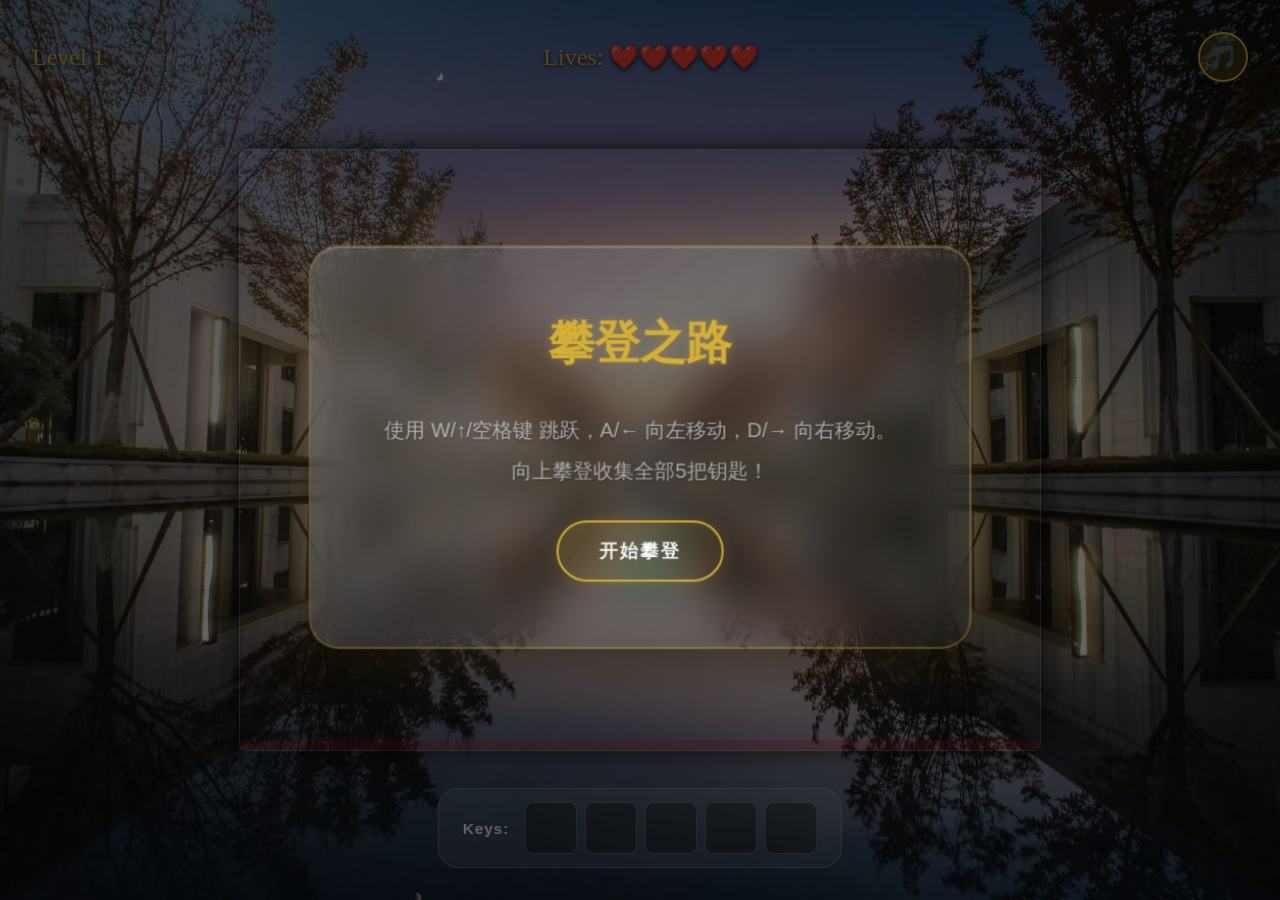
<file: index.html>
<!DOCTYPE html>
<html lang="zh-CN">
<head>
    <meta charset="UTF-8">
    <title>攀登之路</title>
    <meta http-equiv="refresh" content="0; url=test/">
    <link rel="canonical" href="test/">
</head>
<body>
    <p>正在进入游戏... 如未自动跳转，请<a href="test/">点击这里</a>。</p>
</body>
</html>
</file>
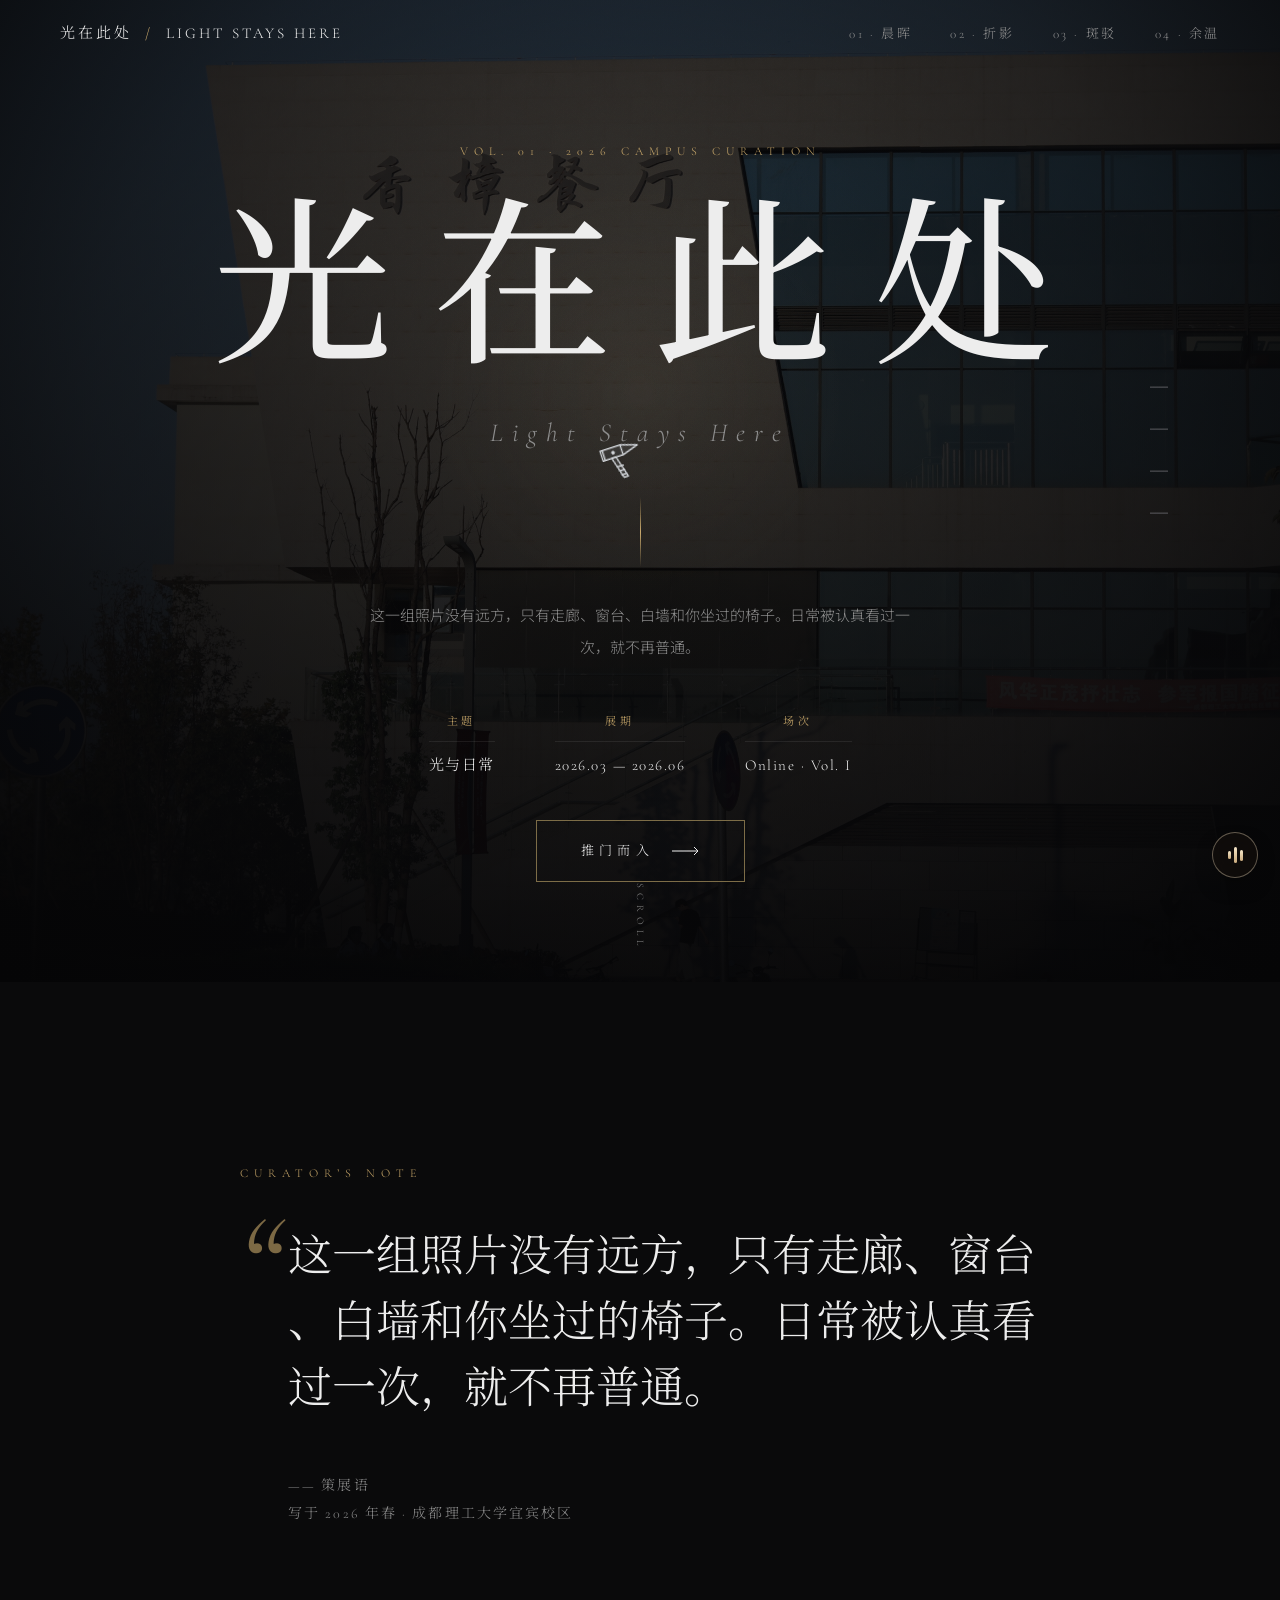
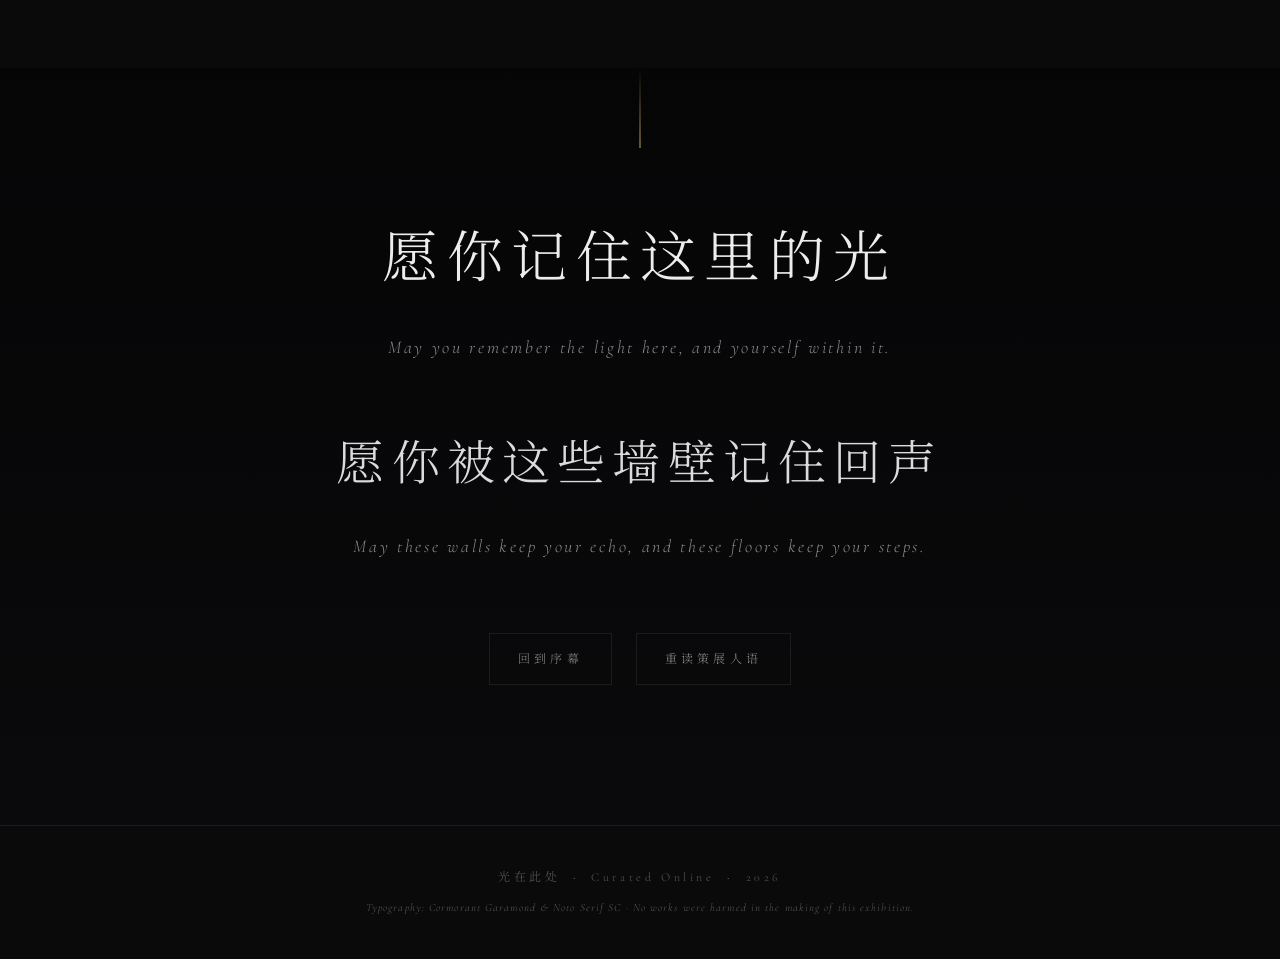
<file: art_exhibition/index.html>
﻿<!DOCTYPE html>
<html lang="zh-CN">
<head>
    <meta charset="UTF-8">
    <meta name="viewport" content="width=device-width, initial-scale=1">
    <title>光在此处 · Light Stays Here — 云端画展</title>
    <meta name="description" content="光在此处：一场关于成都理工大学日常之美的云端画展。">
    <link rel="preconnect" href="https://fonts.googleapis.com">
    <link rel="preconnect" href="https://fonts.gstatic.com" crossorigin>
    <link href="https://fonts.googleapis.com/css2?family=Cormorant+Garamond:ital,wght@0,400;0,500;1,400&family=Noto+Sans+SC:wght@300;400;500&family=Noto+Serif+SC:wght@400;500&family=Caveat:wght@400;600&display=swap" rel="stylesheet">
    <link rel="stylesheet" href="css/style.css">
</head>
<body data-page="hero">

<!-- 自定义光标 · 地质锤(Rock Pick) -->
<div class="cursor" id="cursor" aria-hidden="true">
    <svg viewBox="0 0 64 64" width="48" height="48" fill="none" stroke="currentColor" stroke-width="1.8" stroke-linecap="round" stroke-linejoin="round">
        <!-- 锤头:左方敲击面,右边逐渐收窄为镐尖 -->
        <path d="M6 17 L34 17 L56 24 L34 31 L6 31 Z" fill="currentColor" fill-opacity="0.12"/>
        <!-- 敲击面端线 -->
        <line x1="9"  y1="17" x2="9"  y2="31"/>
        <!-- 锤头 / 镐身 分界 -->
        <line x1="34" y1="17" x2="34" y2="31"/>
        <!-- 铆钉(柄孔) -->
        <circle cx="22" cy="24" r="1.6" fill="currentColor"/>
        <!-- 木柄 -->
        <path d="M18 31 L26 60 L32 60 L24 31 Z" fill="currentColor" fill-opacity="0.15"/>
        <!-- 防滑握纹 -->
        <line x1="22" y1="44" x2="30" y2="44"/>
        <line x1="23" y1="50" x2="30" y2="50"/>
        <line x1="24" y1="56" x2="31" y2="56"/>
    </svg>
</div>

<!-- 胶片噪点层 -->
<div class="grain" aria-hidden="true"></div>

<!-- 顶部阅读进度 -->
<div class="progress" id="progress" aria-hidden="true"></div>

<!-- 顶部导航 -->
<header class="nav" id="nav">
    <div class="nav__brand" id="brandTitle">光与孤 <span>/</span> Light &amp; Solitude</div>
    <nav class="nav__links" id="navLinks" aria-label="展区导航"></nav>
</header>

<!-- 右侧章节 Indicator -->
<aside class="indicator" id="indicator" aria-hidden="true"></aside>

<!-- Hero · 序幕 -->
<section class="hero" id="hero">
    <div class="hero__backdrop" id="heroBackdrop" aria-hidden="true"></div>
    <div class="hero__scrim" aria-hidden="true"></div>
    <div class="hero__spotlight" id="heroSpot" aria-hidden="true"></div>
    <div class="hero__inner">
        <div class="hero__meta" id="heroMeta"></div>
        <h1 class="hero__title" id="heroTitle" aria-label="光在此处"></h1>
        <div class="hero__subtitle" id="heroSubtitle"></div>
        <div class="hero__divider"></div>
        <p class="hero__intro" id="heroIntro">这一组照片没有远方，只有走廊、窗台、白墙和你坐过的椅子。日常被认真看过一次，就不再普通。</p>
        <div class="hero__facts" id="heroFacts"></div>
        <button class="hero__cta" id="enterBtn" type="button">
            <span>推门而入</span>
            <svg width="28" height="10" viewBox="0 0 28 10" fill="none" aria-hidden="true">
                <path d="M0 5 H26 M22 1 L26 5 L22 9" stroke="currentColor" stroke-width="1"/>
            </svg>
        </button>
    </div>
    <div class="hero__scroll">SCROLL</div>
</section>

<!-- 幕布(点击"推门而入"时从中间裂开) -->
<div class="curtain" id="curtain" aria-hidden="true">
    <div class="curtain__half curtain__half--l"></div>
    <div class="curtain__half curtain__half--r"></div>
</div>

<!-- 策展人语 -->
<section class="curator reveal" id="curator">
    <div class="curator__label">CURATOR&rsquo;S NOTE</div>
    <blockquote class="curator__quote" id="curatorQuote"></blockquote>
    <div class="curator__sign">
        <div id="curatorAuthor"></div>
        <div id="curatorDate"></div>
    </div>
</section>

<!-- 终章 -->
<section class="epilogue reveal" id="epilogue">
    <div class="epilogue__line" id="epilogueLine"></div>
    <div class="epilogue__line-en" id="epilogueLineEn"></div>
    <div class="epilogue__line epilogue__line--secondary" id="epilogueLine2"></div>
    <div class="epilogue__line-en" id="epilogueLine2En"></div>
    <div class="epilogue__tools">
        <button type="button" id="backTop">回到序幕</button>
        <a href="#curator">重读策展人语</a>
    </div>
</section>

<!-- 灯箱(图片播放器) -->
<div class="viewer" id="viewer" role="dialog" aria-modal="true" aria-label="作品查看器">
    <div class="viewer__counter" id="viewerCounter">01 / 12</div>
    <button class="viewer__btn viewer__close" id="viewerClose" aria-label="关闭">×</button>
    <button class="viewer__btn viewer__prev"  id="viewerPrev"  aria-label="上一张">‹</button>
    <button class="viewer__btn viewer__next"  id="viewerNext"  aria-label="下一张">›</button>
    <div class="viewer__stage">
        <img class="viewer__img" id="viewerImg" alt="">
    </div>
    <div class="viewer__plaque">
        <div class="viewer__no" id="viewerNo"></div>
        <h3 class="viewer__title" id="viewerTitle"></h3>
        <div class="viewer__meta" id="viewerMeta"></div>
        <p  class="viewer__desc"  id="viewerDesc"></p>
        <div class="viewer__index" id="viewerIndex"></div>
    </div>
    <div class="viewer__thumbs" id="viewerThumbs" aria-label="缩略图导航"></div>
</div>

<!-- 页脚 -->
<footer class="footer">
    <div>光在此处 <span>·</span> Curated Online <span>·</span> 2026</div>
    <div class="footer__fine">Typography: Cormorant Garamond &amp; Noto Serif SC · No works were harmed in the making of this exhibition.</div>
</footer>

<!-- 背景音乐 · 打开即循环 -->
<audio id="bgm" src="music/bgm.mp3" autoplay muted loop preload="auto" playsinline></audio>
<button id="bgmToggle" class="bgm-toggle bgm-toggle--pending" type="button" aria-label="播放/暂停背景音乐">
    <span class="bgm-toggle__icon" aria-hidden="true">
        <span class="bgm-toggle__wave"></span>
        <span class="bgm-toggle__wave"></span>
        <span class="bgm-toggle__wave"></span>
    </span>
</button>

<script src="js/data.js"></script>
<script src="js/app.js"></script>
</body>
</html>
</file>
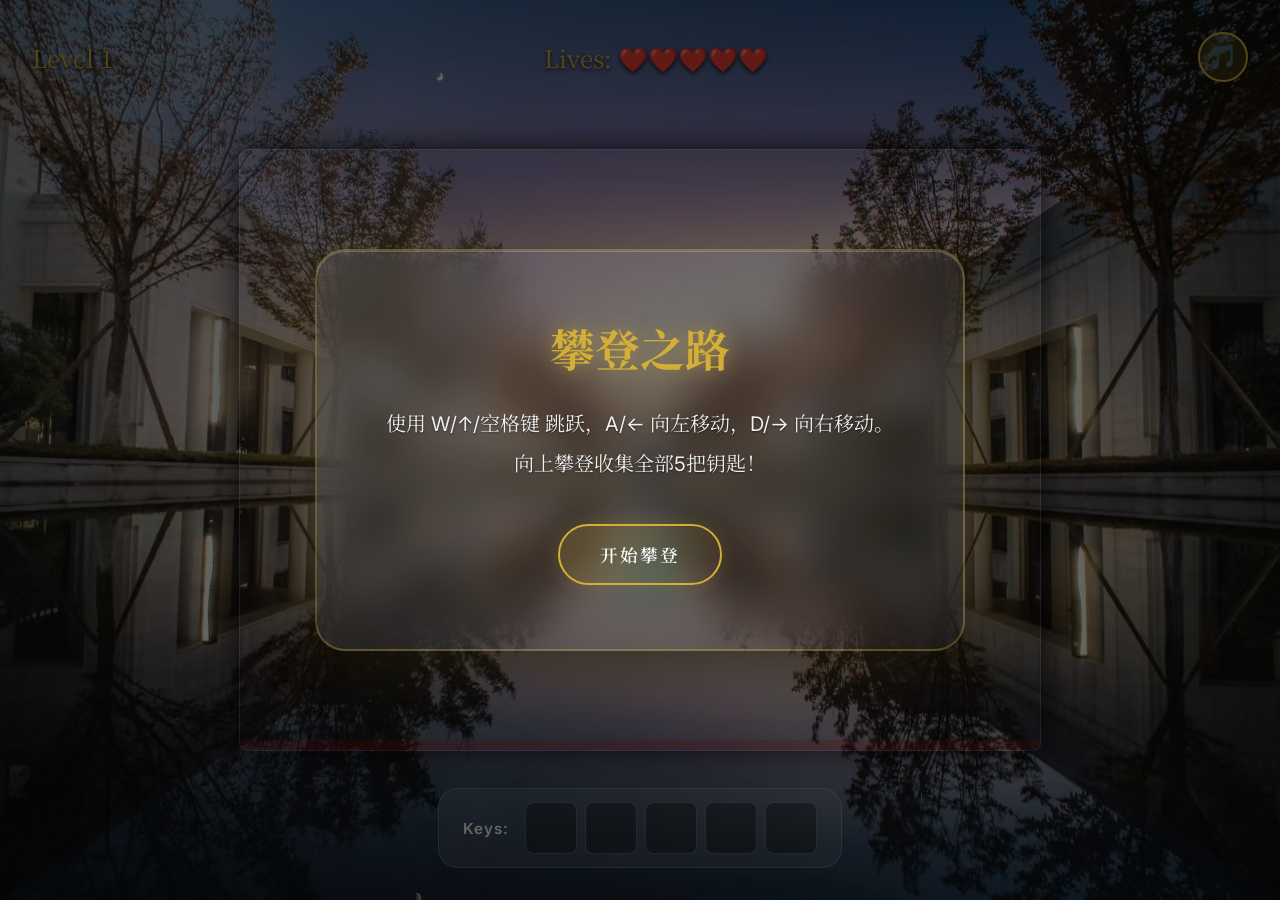
<file: test/index.html>
<!DOCTYPE html>
<html lang="en">
<head>
    <meta charset="UTF-8">
    <meta name="viewport" content="width=device-width, initial-scale=1.0">
    <title>攀登之路</title>
    <link href="https://fonts.googleapis.com/css2?family=Inter:wght@300;400;600;800&family=Noto+Serif+SC:wght@400;700&display=swap" rel="stylesheet">
    <link rel="stylesheet" href="css/style.css">
</head>
<body>
    <div id="app">
        <!-- Game View -->
        <div id="game-view" class="view active">
            <!-- Platformer UI Overlays -->
            <div id="ui-layer">
                <div id="top-bar">
                    <div id="level-title">Level 1</div>
                    <div id="lives-display">Lives: ❤️❤️❤️❤️❤️</div>
                    <button id="music-btn">🎵</button>
                    <div id="score-display" style="display: none;">Score: 0</div>
                </div>
                
                <div id="inventory-display">
                    <span class="inv-title">Keys:</span>
                    <div id="slots">
                        <div class="slot" id="item-0"></div>
                        <div class="slot" id="item-1"></div>
                        <div class="slot" id="item-2"></div>
                        <div class="slot" id="item-3"></div>
                        <div class="slot" id="item-4"></div>
                    </div>
                </div>
                
                <!-- Game Over / Level Complete Modal -->
                <div id="game-modal-container">
                    <div id="game-modal" class="glass-panel">
                        <h1 id="modal-title">攀登之路</h1>
                        <p id="modal-text">使用 W/↑/空格键 跳跃，A/← 向左移动，D/→ 向右移动。<br>向上攀登收集全部5把钥匙！</p>
                        <div id="modal-actions">
                            <button id="start-btn" class="choice-btn">开始攀登</button>
                        </div>
                    </div>
                </div>
            </div>
            
            <canvas id="game-canvas"></canvas>
            <div id="mountain-bg"></div>
        </div>
    </div>
    
    <audio id="bgm" loop preload="auto">
        <source src="audio/background.mp3" type="audio/mpeg">
    </audio>
    
    <script src="js/platformer.js"></script>
</body>
</html>
</file>
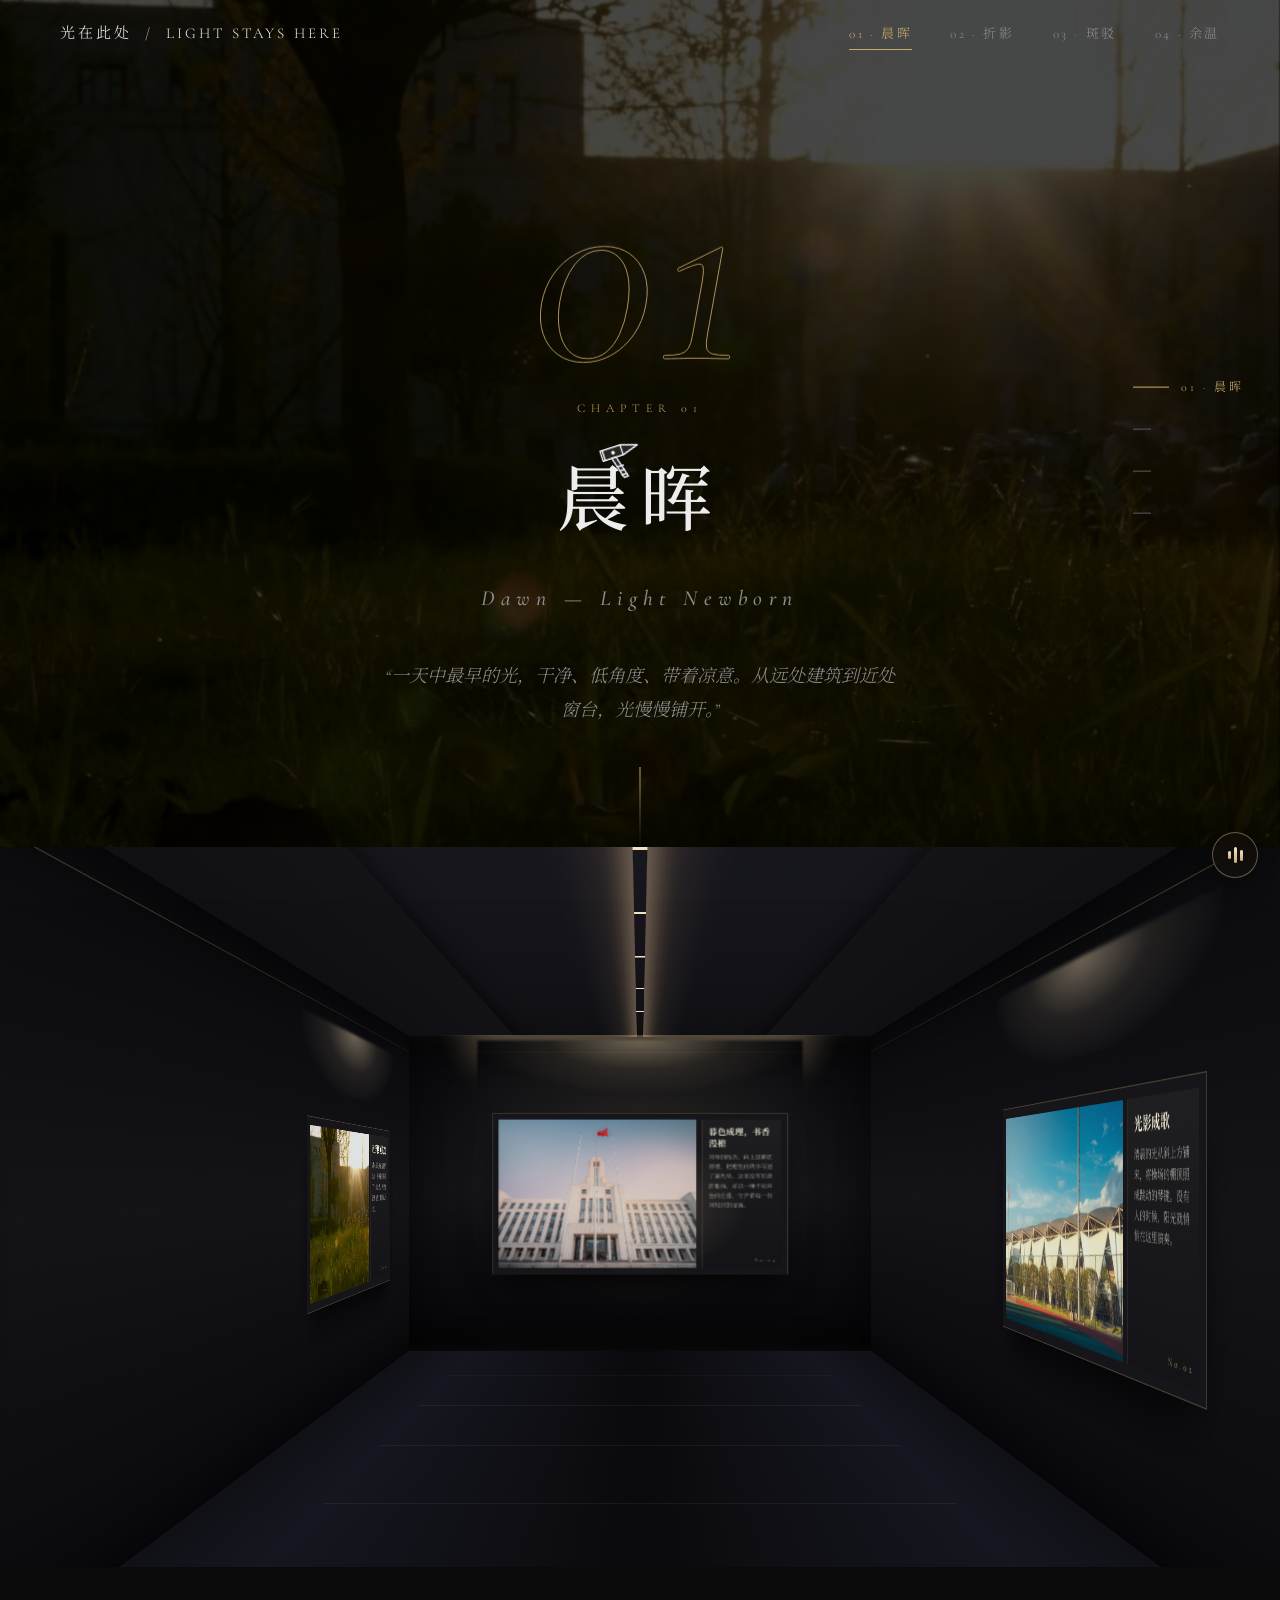
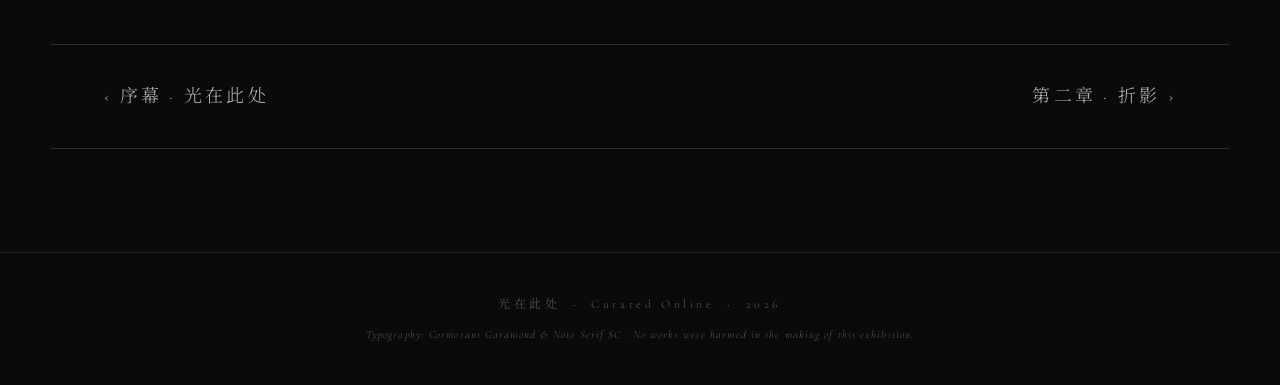
<file: art_exhibition/chapter1.html>
﻿<!DOCTYPE html>
<html lang="zh-CN">
<head>
    <meta charset="UTF-8">
    <meta name="viewport" content="width=device-width, initial-scale=1">
    <title>晨晖 · Chapter 01 — 光在此处</title>
    <meta name="description" content="第一章 · 晨晖 — 光在此处云端画展。">
    <link rel="preconnect" href="https://fonts.googleapis.com">
    <link rel="preconnect" href="https://fonts.gstatic.com" crossorigin>
    <link href="https://fonts.googleapis.com/css2?family=Cormorant+Garamond:ital,wght@0,400;0,500;1,400&family=Noto+Sans+SC:wght@300;400;500&family=Noto+Serif+SC:wght@400;500&family=Caveat:wght@400;600&display=swap" rel="stylesheet">
    <link rel="stylesheet" href="css/style.css">
</head>
<body data-page="1">

<!-- 自定义光标 · 地质锤 -->
<div class="cursor" id="cursor" aria-hidden="true">
    <svg viewBox="0 0 64 64" width="48" height="48" fill="none" stroke="currentColor" stroke-width="1.8" stroke-linecap="round" stroke-linejoin="round">
        <path d="M6 17 L34 17 L56 24 L34 31 L6 31 Z" fill="currentColor" fill-opacity="0.12"/>
        <line x1="9"  y1="17" x2="9"  y2="31"/>
        <line x1="34" y1="17" x2="34" y2="31"/>
        <circle cx="22" cy="24" r="1.6" fill="currentColor"/>
        <path d="M18 31 L26 60 L32 60 L24 31 Z" fill="currentColor" fill-opacity="0.15"/>
        <line x1="22" y1="44" x2="30" y2="44"/>
        <line x1="23" y1="50" x2="30" y2="50"/>
        <line x1="24" y1="56" x2="31" y2="56"/>
    </svg>
</div>

<div class="grain" aria-hidden="true"></div>
<div class="progress" id="progress" aria-hidden="true"></div>

<header class="nav" id="nav">
    <a class="nav__brand" id="brandTitle" href="index.html">光与孤 <span>/</span> Light &amp; Solitude</a>
    <nav class="nav__links" id="navLinks" aria-label="展区导航"></nav>
</header>

<aside class="indicator" id="indicator" aria-hidden="true"></aside>

<main class="rooms" id="rooms"></main>

<!-- 章节翻页 -->
<nav class="chapter-nav">
    <a class="chapter-nav__prev" href="index.html">‹ 序幕 · 光在此处</a>
    <a class="chapter-nav__next" href="chapter2.html">第二章 · 折影 ›</a>
</nav>

<div class="viewer" id="viewer" role="dialog" aria-modal="true" aria-label="作品查看器">
    <div class="viewer__counter" id="viewerCounter">01 / 12</div>
    <button class="viewer__btn viewer__close" id="viewerClose" aria-label="关闭">×</button>
    <button class="viewer__btn viewer__prev"  id="viewerPrev"  aria-label="上一张">‹</button>
    <button class="viewer__btn viewer__next"  id="viewerNext"  aria-label="下一张">›</button>
    <div class="viewer__stage">
        <img class="viewer__img" id="viewerImg" alt="">
    </div>
    <div class="viewer__plaque">
        <div class="viewer__no" id="viewerNo"></div>
        <h3 class="viewer__title" id="viewerTitle"></h3>
        <div class="viewer__meta" id="viewerMeta"></div>
        <p  class="viewer__desc"  id="viewerDesc"></p>
        <div class="viewer__index" id="viewerIndex"></div>
    </div>
    <div class="viewer__thumbs" id="viewerThumbs" aria-label="缩略图导航"></div>
</div>

<footer class="footer">
    <div>光在此处 <span>·</span> Curated Online <span>·</span> 2026</div>
    <div class="footer__fine">Typography: Cormorant Garamond &amp; Noto Serif SC · No works were harmed in the making of this exhibition.</div>
</footer>

<audio id="bgm" src="music/bgm.mp3" autoplay muted loop preload="auto" playsinline></audio>
<button id="bgmToggle" class="bgm-toggle bgm-toggle--pending" type="button" aria-label="播放/暂停背景音乐">
    <span class="bgm-toggle__icon" aria-hidden="true">
        <span class="bgm-toggle__wave"></span>
        <span class="bgm-toggle__wave"></span>
        <span class="bgm-toggle__wave"></span>
    </span>
</button>

<script src="js/data.js"></script>
<script src="js/app.js"></script>
</body>
</html>
</file>
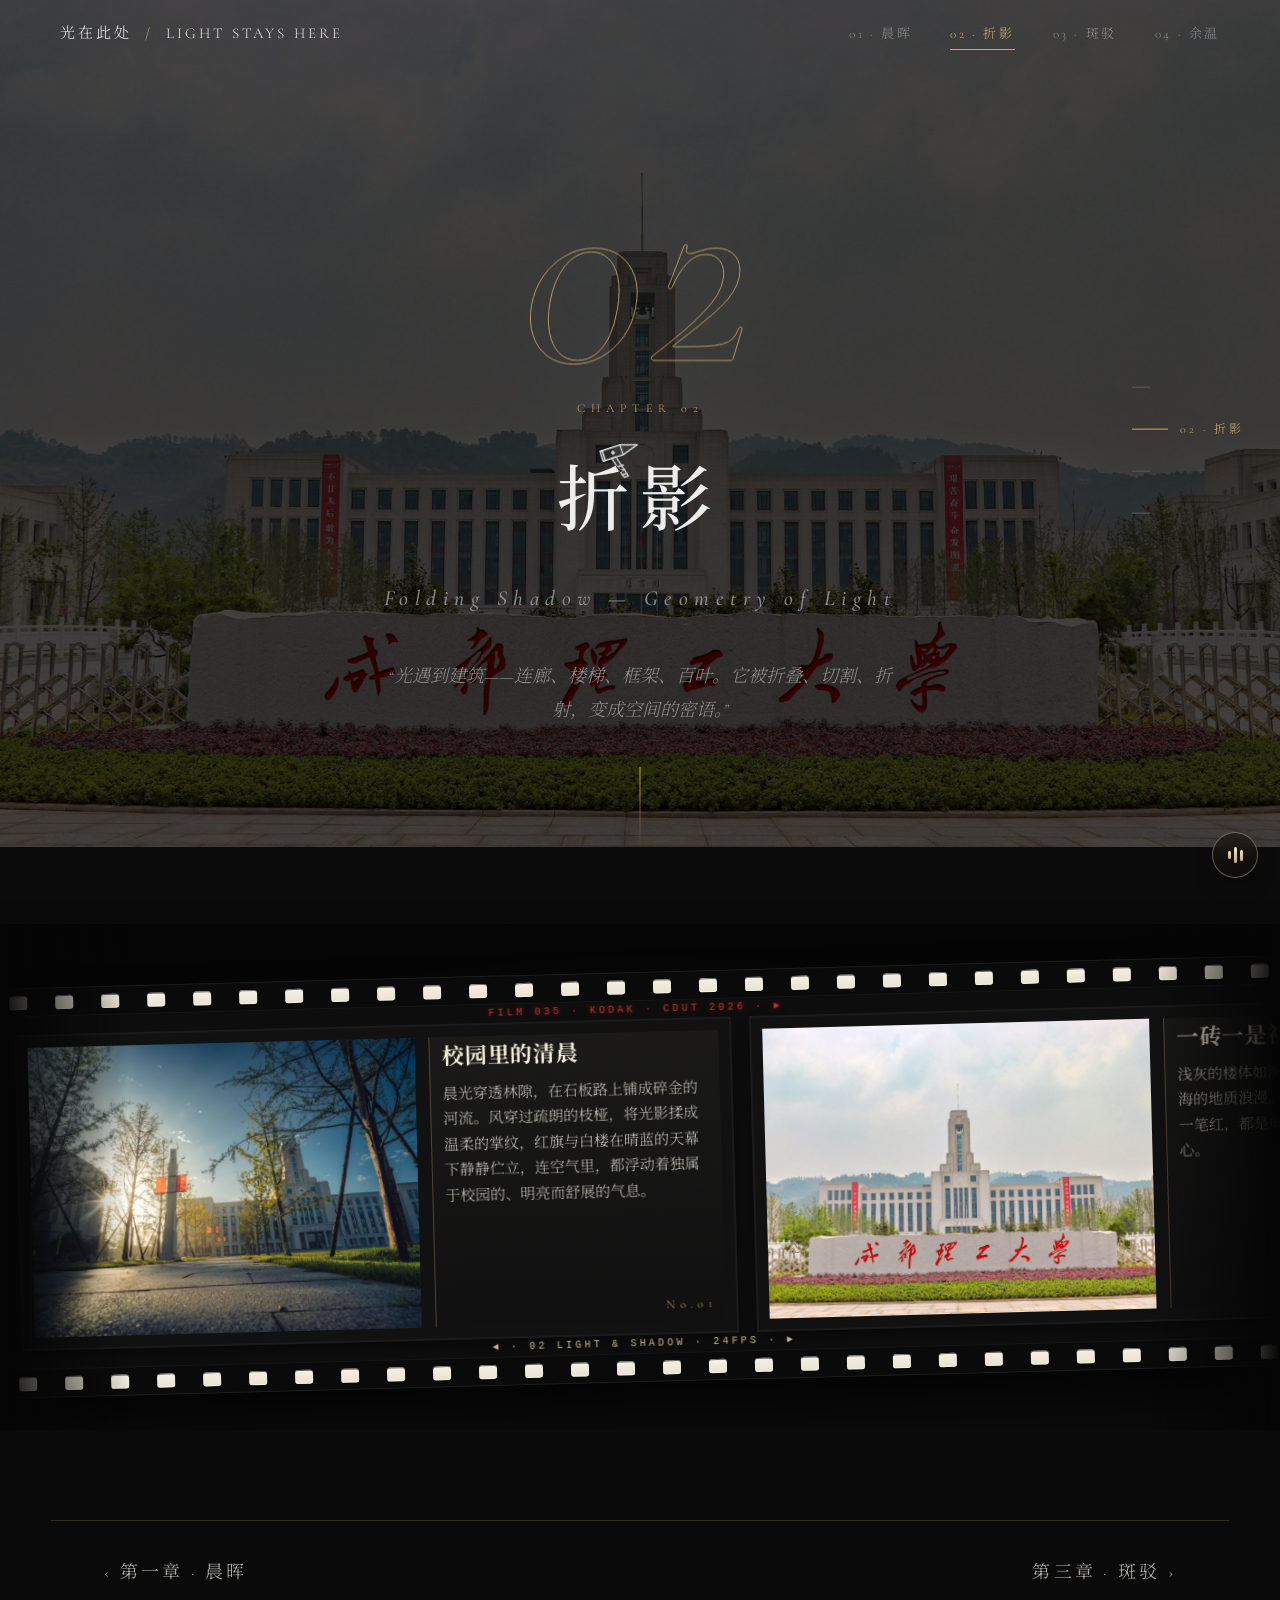
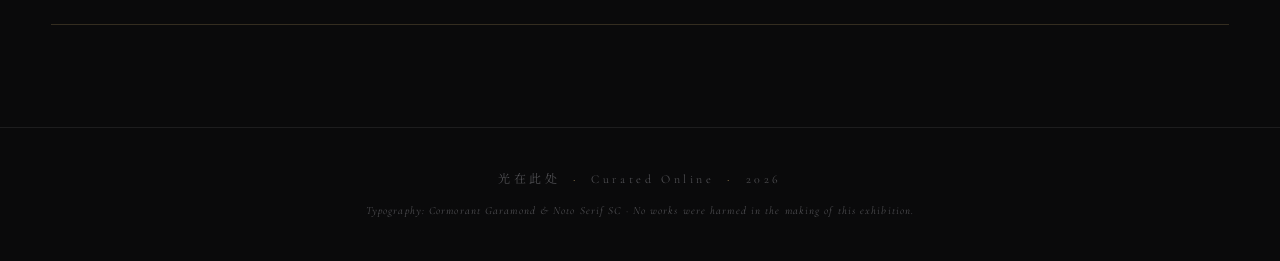
<file: art_exhibition/chapter2.html>
﻿<!DOCTYPE html>
<html lang="zh-CN">
<head>
    <meta charset="UTF-8">
    <meta name="viewport" content="width=device-width, initial-scale=1">
    <title>折影 · Chapter 02 — 光在此处</title>
    <meta name="description" content="第二章 · 折影 — 光在此处云端画展。">
    <link rel="preconnect" href="https://fonts.googleapis.com">
    <link rel="preconnect" href="https://fonts.gstatic.com" crossorigin>
    <link href="https://fonts.googleapis.com/css2?family=Cormorant+Garamond:ital,wght@0,400;0,500;1,400&family=Noto+Sans+SC:wght@300;400;500&family=Noto+Serif+SC:wght@400;500&family=Caveat:wght@400;600&display=swap" rel="stylesheet">
    <link rel="stylesheet" href="css/style.css">
</head>
<body data-page="2">

<!-- 自定义光标 · 地质锤 -->
<div class="cursor" id="cursor" aria-hidden="true">
    <svg viewBox="0 0 64 64" width="48" height="48" fill="none" stroke="currentColor" stroke-width="1.8" stroke-linecap="round" stroke-linejoin="round">
        <path d="M6 17 L34 17 L56 24 L34 31 L6 31 Z" fill="currentColor" fill-opacity="0.12"/>
        <line x1="9"  y1="17" x2="9"  y2="31"/>
        <line x1="34" y1="17" x2="34" y2="31"/>
        <circle cx="22" cy="24" r="1.6" fill="currentColor"/>
        <path d="M18 31 L26 60 L32 60 L24 31 Z" fill="currentColor" fill-opacity="0.15"/>
        <line x1="22" y1="44" x2="30" y2="44"/>
        <line x1="23" y1="50" x2="30" y2="50"/>
        <line x1="24" y1="56" x2="31" y2="56"/>
    </svg>
</div>

<div class="grain" aria-hidden="true"></div>
<div class="progress" id="progress" aria-hidden="true"></div>

<header class="nav" id="nav">
    <a class="nav__brand" id="brandTitle" href="index.html">光与孤 <span>/</span> Light &amp; Solitude</a>
    <nav class="nav__links" id="navLinks" aria-label="展区导航"></nav>
</header>

<aside class="indicator" id="indicator" aria-hidden="true"></aside>

<main class="rooms" id="rooms"></main>

<!-- 章节翻页 -->
<nav class="chapter-nav">
    <a class="chapter-nav__prev" href="chapter1.html">‹ 第一章 · 晨晖</a>
    <a class="chapter-nav__next" href="chapter3.html">第三章 · 斑驳 ›</a>
</nav>

<div class="viewer" id="viewer" role="dialog" aria-modal="true" aria-label="作品查看器">
    <div class="viewer__counter" id="viewerCounter">01 / 12</div>
    <button class="viewer__btn viewer__close" id="viewerClose" aria-label="关闭">×</button>
    <button class="viewer__btn viewer__prev"  id="viewerPrev"  aria-label="上一张">‹</button>
    <button class="viewer__btn viewer__next"  id="viewerNext"  aria-label="下一张">›</button>
    <div class="viewer__stage">
        <img class="viewer__img" id="viewerImg" alt="">
    </div>
    <div class="viewer__plaque">
        <div class="viewer__no" id="viewerNo"></div>
        <h3 class="viewer__title" id="viewerTitle"></h3>
        <div class="viewer__meta" id="viewerMeta"></div>
        <p  class="viewer__desc"  id="viewerDesc"></p>
        <div class="viewer__index" id="viewerIndex"></div>
    </div>
    <div class="viewer__thumbs" id="viewerThumbs" aria-label="缩略图导航"></div>
</div>

<footer class="footer">
    <div>光在此处 <span>·</span> Curated Online <span>·</span> 2026</div>
    <div class="footer__fine">Typography: Cormorant Garamond &amp; Noto Serif SC · No works were harmed in the making of this exhibition.</div>
</footer>

<audio id="bgm" src="music/bgm.mp3" autoplay muted loop preload="auto" playsinline></audio>
<button id="bgmToggle" class="bgm-toggle bgm-toggle--pending" type="button" aria-label="播放/暂停背景音乐">
    <span class="bgm-toggle__icon" aria-hidden="true">
        <span class="bgm-toggle__wave"></span>
        <span class="bgm-toggle__wave"></span>
        <span class="bgm-toggle__wave"></span>
    </span>
</button>

<script src="js/data.js"></script>
<script src="js/app.js"></script>
</body>
</html>
</file>
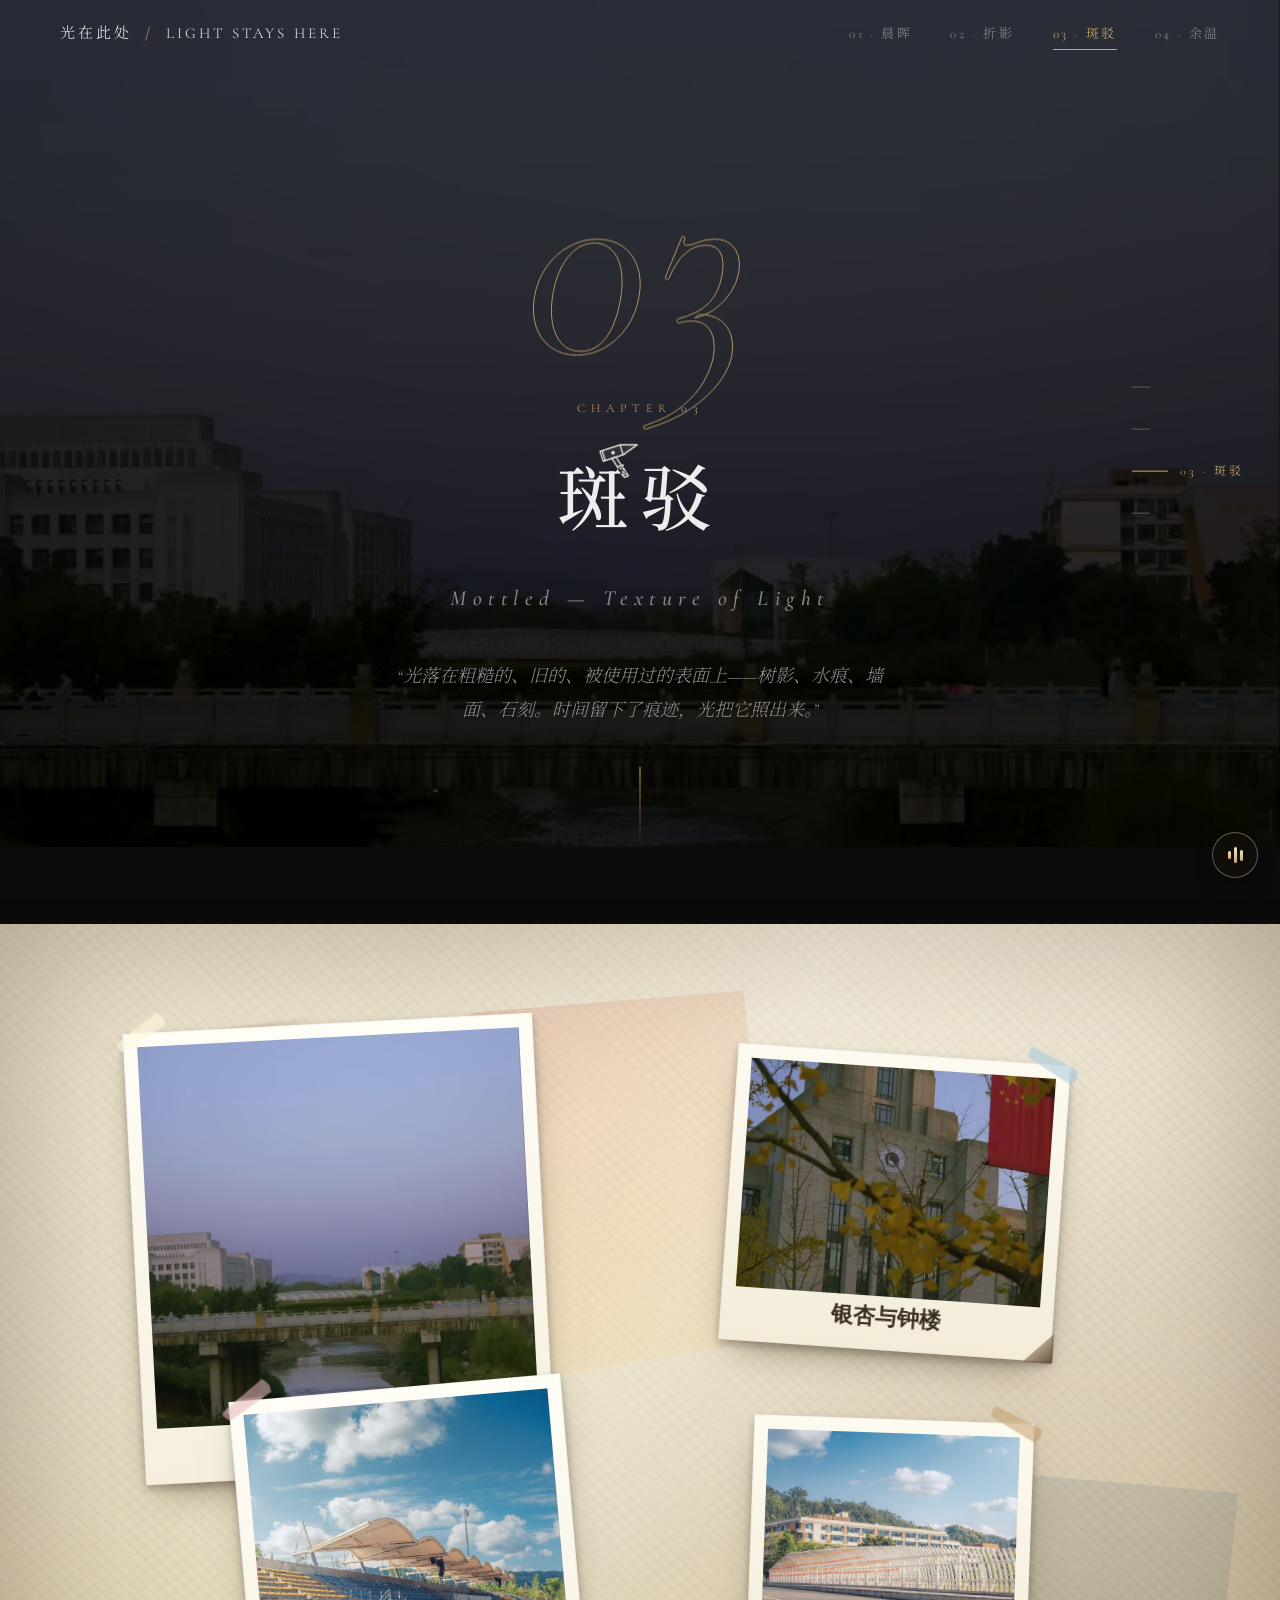
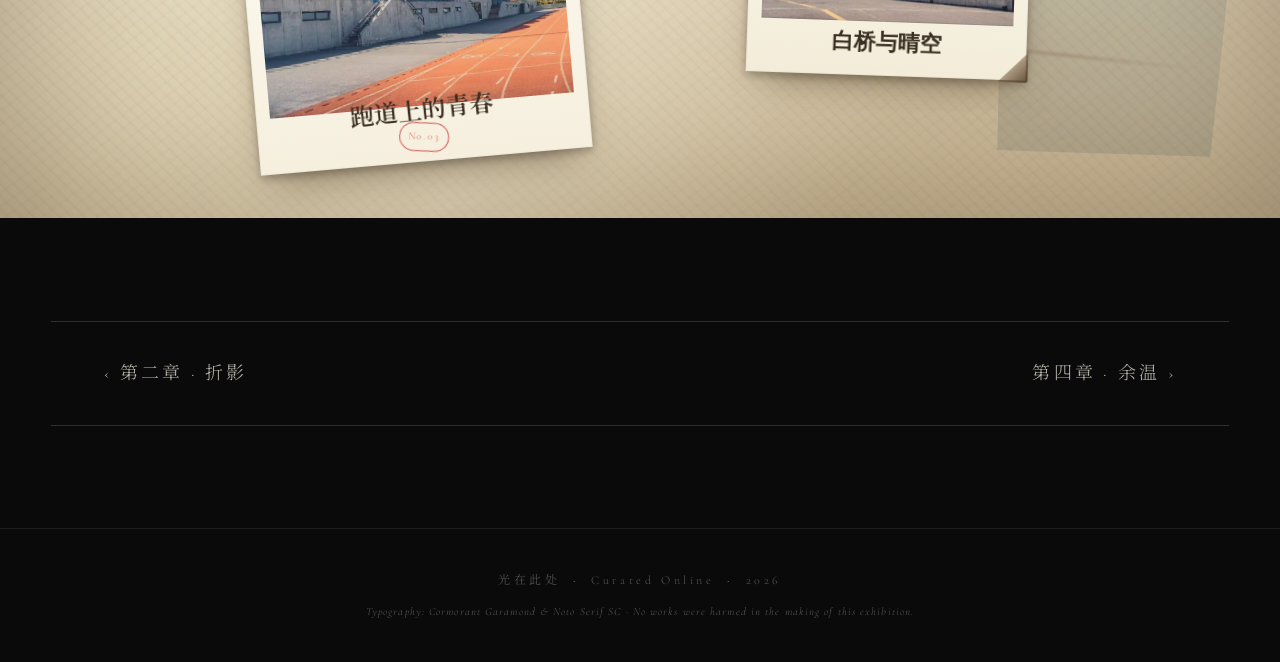
<file: art_exhibition/chapter3.html>
﻿<!DOCTYPE html>
<html lang="zh-CN">
<head>
    <meta charset="UTF-8">
    <meta name="viewport" content="width=device-width, initial-scale=1">
    <title>斑驳 · Chapter 03 — 光在此处</title>
    <meta name="description" content="第三章 · 斑驳 — 光在此处云端画展。">
    <link rel="preconnect" href="https://fonts.googleapis.com">
    <link rel="preconnect" href="https://fonts.gstatic.com" crossorigin>
    <link href="https://fonts.googleapis.com/css2?family=Cormorant+Garamond:ital,wght@0,400;0,500;1,400&family=Noto+Sans+SC:wght@300;400;500&family=Noto+Serif+SC:wght@400;500&family=Caveat:wght@400;600&display=swap" rel="stylesheet">
    <link rel="stylesheet" href="css/style.css">
</head>
<body data-page="3">

<!-- 自定义光标 · 地质锤 -->
<div class="cursor" id="cursor" aria-hidden="true">
    <svg viewBox="0 0 64 64" width="48" height="48" fill="none" stroke="currentColor" stroke-width="1.8" stroke-linecap="round" stroke-linejoin="round">
        <path d="M6 17 L34 17 L56 24 L34 31 L6 31 Z" fill="currentColor" fill-opacity="0.12"/>
        <line x1="9"  y1="17" x2="9"  y2="31"/>
        <line x1="34" y1="17" x2="34" y2="31"/>
        <circle cx="22" cy="24" r="1.6" fill="currentColor"/>
        <path d="M18 31 L26 60 L32 60 L24 31 Z" fill="currentColor" fill-opacity="0.15"/>
        <line x1="22" y1="44" x2="30" y2="44"/>
        <line x1="23" y1="50" x2="30" y2="50"/>
        <line x1="24" y1="56" x2="31" y2="56"/>
    </svg>
</div>

<div class="grain" aria-hidden="true"></div>
<div class="progress" id="progress" aria-hidden="true"></div>

<header class="nav" id="nav">
    <a class="nav__brand" id="brandTitle" href="index.html">光与孤 <span>/</span> Light &amp; Solitude</a>
    <nav class="nav__links" id="navLinks" aria-label="展区导航"></nav>
</header>

<aside class="indicator" id="indicator" aria-hidden="true"></aside>

<main class="rooms" id="rooms"></main>

<!-- 章节翻页 -->
<nav class="chapter-nav">
    <a class="chapter-nav__prev" href="chapter2.html">‹ 第二章 · 折影</a>
    <a class="chapter-nav__next" href="chapter4.html">第四章 · 余温 ›</a>
</nav>

<div class="viewer" id="viewer" role="dialog" aria-modal="true" aria-label="作品查看器">
    <div class="viewer__counter" id="viewerCounter">01 / 12</div>
    <button class="viewer__btn viewer__close" id="viewerClose" aria-label="关闭">×</button>
    <button class="viewer__btn viewer__prev"  id="viewerPrev"  aria-label="上一张">‹</button>
    <button class="viewer__btn viewer__next"  id="viewerNext"  aria-label="下一张">›</button>
    <div class="viewer__stage">
        <img class="viewer__img" id="viewerImg" alt="">
    </div>
    <div class="viewer__plaque">
        <div class="viewer__no" id="viewerNo"></div>
        <h3 class="viewer__title" id="viewerTitle"></h3>
        <div class="viewer__meta" id="viewerMeta"></div>
        <p  class="viewer__desc"  id="viewerDesc"></p>
        <div class="viewer__index" id="viewerIndex"></div>
    </div>
    <div class="viewer__thumbs" id="viewerThumbs" aria-label="缩略图导航"></div>
</div>

<footer class="footer">
    <div>光在此处 <span>·</span> Curated Online <span>·</span> 2026</div>
    <div class="footer__fine">Typography: Cormorant Garamond &amp; Noto Serif SC · No works were harmed in the making of this exhibition.</div>
</footer>

<audio id="bgm" src="music/bgm.mp3" autoplay muted loop preload="auto" playsinline></audio>
<button id="bgmToggle" class="bgm-toggle bgm-toggle--pending" type="button" aria-label="播放/暂停背景音乐">
    <span class="bgm-toggle__icon" aria-hidden="true">
        <span class="bgm-toggle__wave"></span>
        <span class="bgm-toggle__wave"></span>
        <span class="bgm-toggle__wave"></span>
    </span>
</button>

<script src="js/data.js"></script>
<script src="js/app.js"></script>
</body>
</html>
</file>
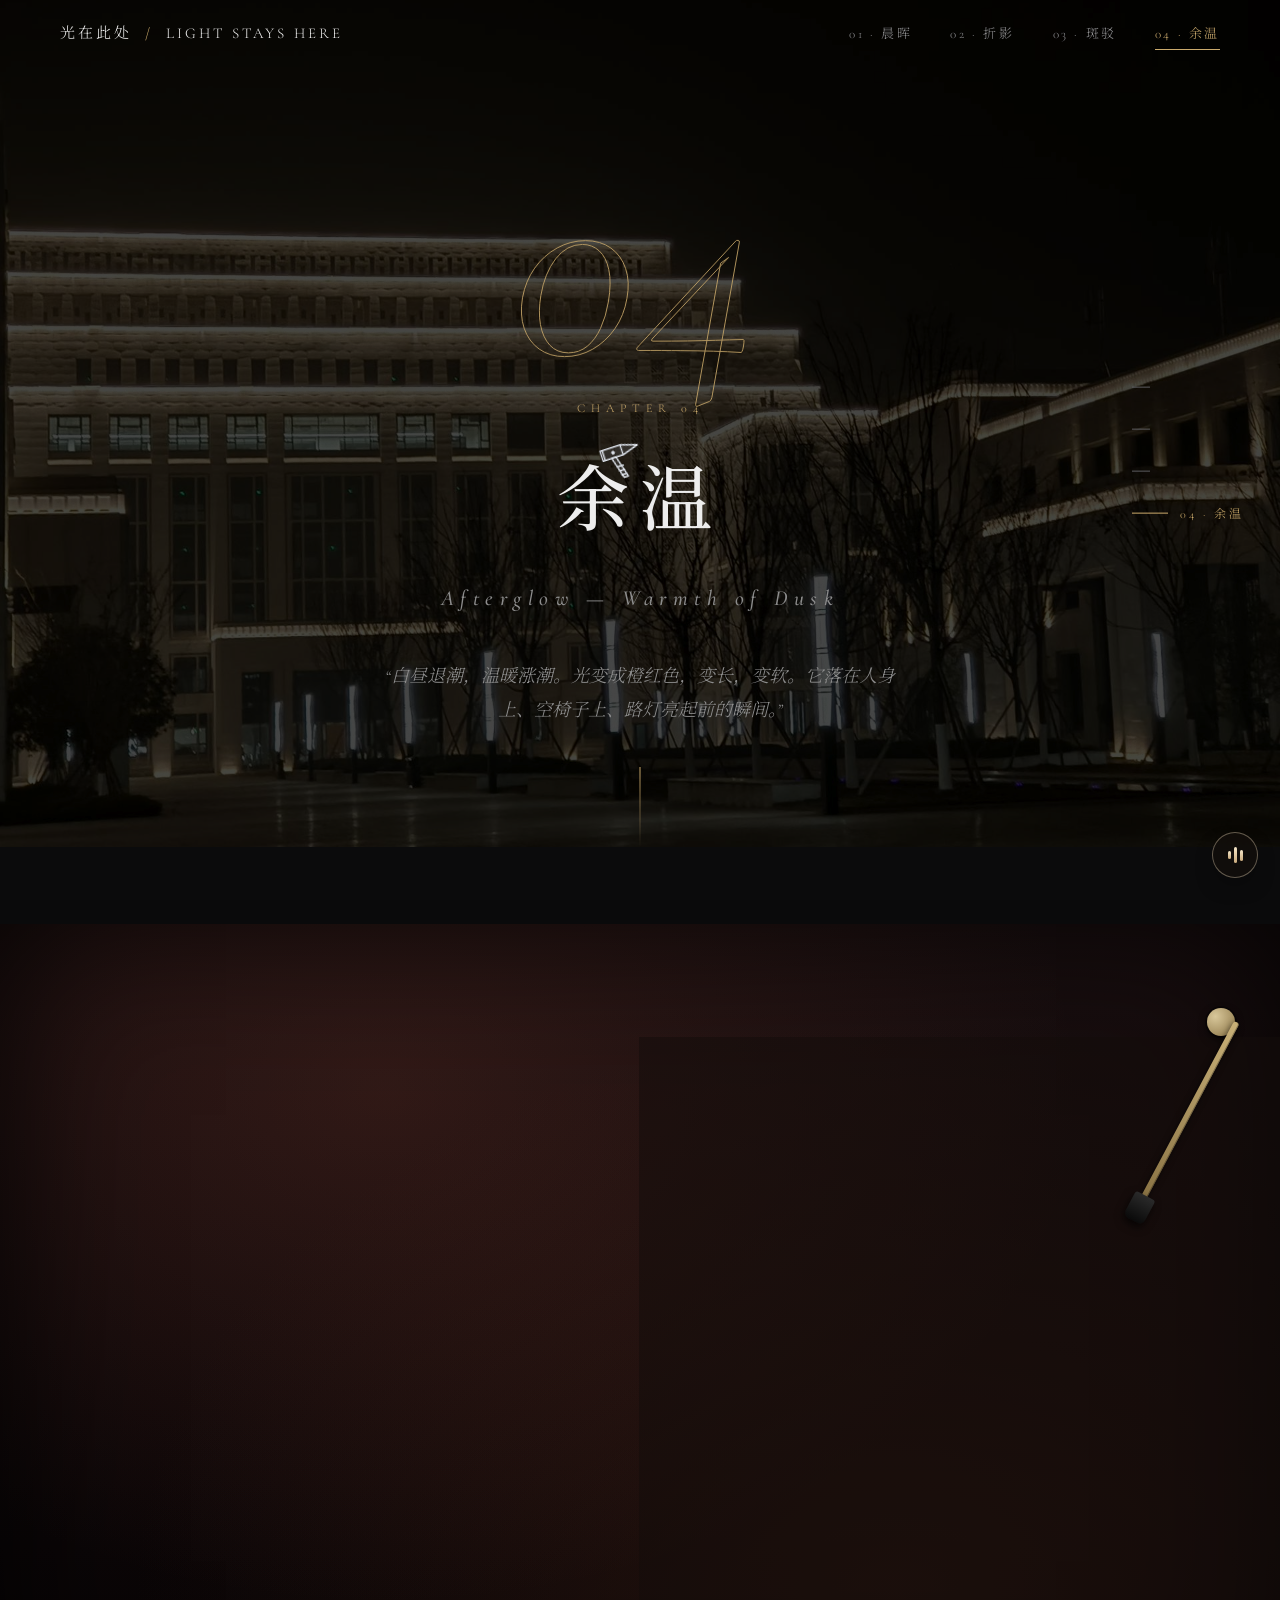
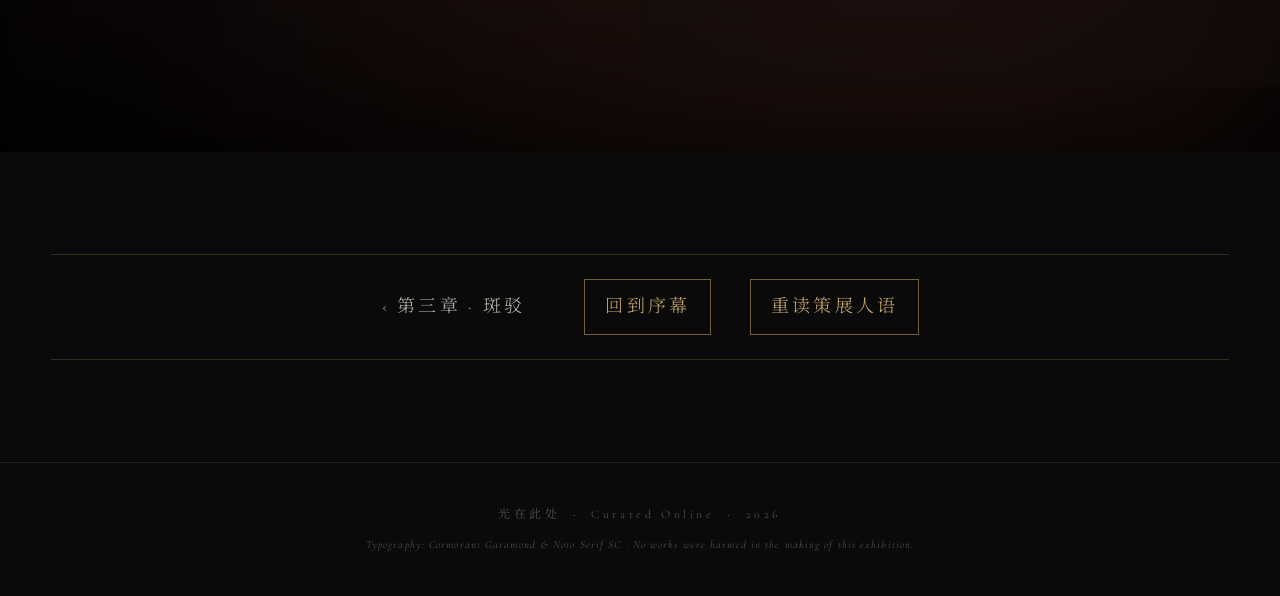
<file: art_exhibition/chapter4.html>
﻿<!DOCTYPE html>
<html lang="zh-CN">
<head>
    <meta charset="UTF-8">
    <meta name="viewport" content="width=device-width, initial-scale=1">
    <title>余温 · Chapter 04 — 光在此处</title>
    <meta name="description" content="第四章 · 余温 — 光在此处云端画展。">
    <link rel="preconnect" href="https://fonts.googleapis.com">
    <link rel="preconnect" href="https://fonts.gstatic.com" crossorigin>
    <link href="https://fonts.googleapis.com/css2?family=Cormorant+Garamond:ital,wght@0,400;0,500;1,400&family=Noto+Sans+SC:wght@300;400;500&family=Noto+Serif+SC:wght@400;500&family=Caveat:wght@400;600&display=swap" rel="stylesheet">
    <link rel="stylesheet" href="css/style.css">
</head>
<body data-page="4">

<!-- 自定义光标 · 地质锤 -->
<div class="cursor" id="cursor" aria-hidden="true">
    <svg viewBox="0 0 64 64" width="48" height="48" fill="none" stroke="currentColor" stroke-width="1.8" stroke-linecap="round" stroke-linejoin="round">
        <path d="M6 17 L34 17 L56 24 L34 31 L6 31 Z" fill="currentColor" fill-opacity="0.12"/>
        <line x1="9"  y1="17" x2="9"  y2="31"/>
        <line x1="34" y1="17" x2="34" y2="31"/>
        <circle cx="22" cy="24" r="1.6" fill="currentColor"/>
        <path d="M18 31 L26 60 L32 60 L24 31 Z" fill="currentColor" fill-opacity="0.15"/>
        <line x1="22" y1="44" x2="30" y2="44"/>
        <line x1="23" y1="50" x2="30" y2="50"/>
        <line x1="24" y1="56" x2="31" y2="56"/>
    </svg>
</div>

<div class="grain" aria-hidden="true"></div>
<div class="progress" id="progress" aria-hidden="true"></div>

<header class="nav" id="nav">
    <a class="nav__brand" id="brandTitle" href="index.html">光与孤 <span>/</span> Light &amp; Solitude</a>
    <nav class="nav__links" id="navLinks" aria-label="展区导航"></nav>
</header>

<aside class="indicator" id="indicator" aria-hidden="true"></aside>

<main class="rooms" id="rooms"></main>

<!-- 章节翻页(终章:两个入口) -->
<nav class="chapter-nav chapter-nav--final">
    <a class="chapter-nav__prev" href="chapter3.html">‹ 第三章 · 斑驳</a>
    <a class="chapter-nav__home" href="index.html">回到序幕</a>
    <a class="chapter-nav__home" href="index.html#curator">重读策展人语</a>
</nav>

<div class="viewer" id="viewer" role="dialog" aria-modal="true" aria-label="作品查看器">
    <div class="viewer__counter" id="viewerCounter">01 / 12</div>
    <button class="viewer__btn viewer__close" id="viewerClose" aria-label="关闭">×</button>
    <button class="viewer__btn viewer__prev"  id="viewerPrev"  aria-label="上一张">‹</button>
    <button class="viewer__btn viewer__next"  id="viewerNext"  aria-label="下一张">›</button>
    <div class="viewer__stage">
        <img class="viewer__img" id="viewerImg" alt="">
    </div>
    <div class="viewer__plaque">
        <div class="viewer__no" id="viewerNo"></div>
        <h3 class="viewer__title" id="viewerTitle"></h3>
        <div class="viewer__meta" id="viewerMeta"></div>
        <p  class="viewer__desc"  id="viewerDesc"></p>
        <div class="viewer__index" id="viewerIndex"></div>
    </div>
    <div class="viewer__thumbs" id="viewerThumbs" aria-label="缩略图导航"></div>
</div>

<footer class="footer">
    <div>光在此处 <span>·</span> Curated Online <span>·</span> 2026</div>
    <div class="footer__fine">Typography: Cormorant Garamond &amp; Noto Serif SC · No works were harmed in the making of this exhibition.</div>
</footer>

<audio id="bgm" src="music/bgm.mp3" autoplay muted loop preload="auto" playsinline></audio>
<button id="bgmToggle" class="bgm-toggle bgm-toggle--pending" type="button" aria-label="播放/暂停背景音乐">
    <span class="bgm-toggle__icon" aria-hidden="true">
        <span class="bgm-toggle__wave"></span>
        <span class="bgm-toggle__wave"></span>
        <span class="bgm-toggle__wave"></span>
    </span>
</button>

<script src="js/data.js"></script>
<script src="js/app.js"></script>
</body>
</html>
</file>
<file: art_exhibition/css/style.css>
﻿/* =========================================================
   鍏変笌瀛?路 浜戠鐢诲睍 鈥?娌夋蹈寮忕編鏈鏍峰紡
   鍒嗗尯: RESET / TOKENS / GLOBAL / NAV / HERO / CURATOR /
        ROOM / WALL / VIEWER / EPILOGUE / FOOTER / UTILS
   ========================================================= */

/* ===== TOKENS ===== */
:root {
    --bg:        #0a0a0b;
    --bg-alt:    #141418;
    --wall:      #1a1a1f;
    --wall-top:  #22222a;
    --text:      #ededed;
    --muted:     #8a8a8a;
    --dim:       #5a5a5e;
    --accent:    #c9a86a;
    --accent-dim:#7a6a45;
    --line:      rgba(255, 255, 255, 0.08);
    --ease:      cubic-bezier(0.22, 1, 0.36, 1);
    --ease-in:   cubic-bezier(0.6, 0, 0.4, 1);
    --serif:     "Cormorant Garamond", "Noto Serif SC", "Songti SC", serif;
    --sans:      "Noto Sans SC", "PingFang SC", "Microsoft YaHei", sans-serif;
    --max-w:     1280px;
}

/* ===== RESET ===== */
* { box-sizing: border-box; }
html { scroll-behavior: smooth; }
body {
    margin: 0;
    font-family: var(--sans);
    font-weight: 300;
    background: var(--bg);
    color: var(--text);
    line-height: 1.85;
    -webkit-font-smoothing: antialiased;
    overflow-x: hidden;
}
body.locked { overflow: hidden; }
img { display: block; max-width: 100%; }
a { color: inherit; text-decoration: none; }
button { font: inherit; color: inherit; background: none; border: 0; cursor: pointer; }
blockquote { margin: 0; }

h1, h2, h3 { font-family: var(--serif); font-weight: 500; letter-spacing: 0.02em; margin: 0; }

/* ===== 鑳剁墖鍣偣灞?===== */
.grain {
    position: fixed;
    inset: 0;
    pointer-events: none;
    z-index: 200;
    opacity: 0.05;
    mix-blend-mode: overlay;
    background-image: url("data:image/svg+xml;utf8,<svg xmlns='http://www.w3.org/2000/svg' width='160' height='160'><filter id='n'><feTurbulence type='fractalNoise' baseFrequency='0.9' numOctaves='2' stitchTiles='stitch'/><feColorMatrix values='0 0 0 0 1 0 0 0 0 1 0 0 0 0 1 0 0 0 0.9 0'/></filter><rect width='100%25' height='100%25' filter='url(%23n)'/></svg>");
}

/* ===== 杩涘害鏉?===== */
.progress {
    position: fixed;
    top: 0; left: 0;
    height: 1px;
    width: 0;
    background: linear-gradient(90deg, transparent, var(--accent));
    z-index: 60;
    transition: width 0.1s linear;
}

/* ===== 鍙充晶 Indicator ===== */
.indicator {
    position: fixed;
    right: clamp(16px, 3vw, 36px);
    top: 50%;
    transform: translateY(-50%);
    display: flex;
    flex-direction: column;
    gap: 20px;
    z-index: 40;
}
.indicator__dot {
    display: flex;
    align-items: center;
    gap: 12px;
    color: var(--dim);
    font-family: var(--serif);
    font-size: 12px;
    letter-spacing: 0.25em;
    cursor: pointer;
    transition: color 0.4s var(--ease);
    writing-mode: horizontal-tb;
}
.indicator__dot::before {
    content: "";
    width: 18px;
    height: 1px;
    background: currentColor;
    transition: width 0.4s var(--ease);
}
.indicator__dot:hover,
.indicator__dot.active { color: var(--accent); }
.indicator__dot.active::before { width: 36px; }
.indicator__label { opacity: 0; transition: opacity 0.4s var(--ease); }
.indicator__dot.active .indicator__label,
.indicator__dot:hover .indicator__label { opacity: 1; }

@media (max-width: 768px) { .indicator { display: none; } }

/* ===== NAV ===== */
.nav {
    position: fixed;
    top: 0; left: 0; right: 0;
    z-index: 50;
    display: flex;
    justify-content: space-between;
    align-items: center;
    padding: 18px clamp(20px, 5vw, 60px);
    background: rgba(10, 10, 11, 0);
    transition: background 0.5s var(--ease), border-color 0.5s var(--ease);
    border-bottom: 1px solid transparent;
}
.nav.scrolled {
    background: rgba(10, 10, 11, 0.78);
    backdrop-filter: blur(14px);
    -webkit-backdrop-filter: blur(14px);
    border-bottom-color: var(--line);
}
.nav__brand {
    font-family: var(--serif);
    font-size: 15px;
    letter-spacing: 0.2em;
    text-transform: uppercase;
    color: var(--text);
}
.nav__brand span { color: var(--accent); margin: 0 6px; }
.nav__links {
    display: flex;
    gap: clamp(14px, 3vw, 38px);
    font-family: var(--serif);
    font-size: 13px;
    letter-spacing: 0.2em;
}
.nav__links a {
    color: var(--muted);
    padding: 4px 0;
    position: relative;
    transition: color 0.3s var(--ease);
}
.nav__links a:hover { color: var(--text); }
.nav__links a::after {
    content: "";
    position: absolute;
    left: 0; bottom: 0;
    height: 1px; width: 0;
    background: var(--accent);
    transition: width 0.35s var(--ease);
}
.nav__links a:hover::after { width: 100%; }
.nav__links a.is-active { color: var(--accent); }
.nav__links a.is-active::after { width: 100%; background: var(--accent); }

/* ============================================================
   章节翻页(底部导航条)
============================================================ */
.chapter-nav {
    position: relative;
    z-index: 5;
    display: flex;
    justify-content: space-between;
    align-items: center;
    gap: 24px;
    flex-wrap: wrap;
    width: min(1180px, 92vw);
    margin: clamp(40px, 6vw, 80px) auto clamp(60px, 8vw, 120px);
    padding: 24px clamp(16px, 3vw, 32px);
    border-top: 1px solid rgba(201, 168, 106, 0.22);
    border-bottom: 1px solid rgba(201, 168, 106, 0.22);
}
.chapter-nav a {
    font-family: 'Cormorant Garamond', 'Noto Serif SC', serif;
    font-size: clamp(14px, 1.6vw, 18px);
    letter-spacing: 0.18em;
    color: rgba(232, 228, 215, 0.78);
    text-decoration: none;
    padding: 10px 20px;
    border: 1px solid transparent;
    transition: color .3s ease, border-color .3s ease, background .3s ease, transform .3s ease;
}
.chapter-nav a:hover,
.chapter-nav a:focus-visible {
    color: var(--accent);
    border-color: rgba(201, 168, 106, 0.55);
    background: rgba(201, 168, 106, 0.06);
    transform: translateY(-2px);
}
.chapter-nav__prev { margin-right: auto; }
.chapter-nav__next { margin-left: auto; }
.chapter-nav--final { justify-content: center; gap: clamp(16px, 3vw, 40px); }
.chapter-nav--final .chapter-nav__prev { margin-right: 0; }
.chapter-nav--final .chapter-nav__home {
    color: var(--accent);
    border-color: rgba(201, 168, 106, 0.55);
}
.chapter-nav--final .chapter-nav__home:hover {
    background: rgba(201, 168, 106, 0.16);
}

@media (max-width: 720px) {
    .chapter-nav { flex-direction: column; align-items: stretch; text-align: center; }
    .chapter-nav__prev, .chapter-nav__next { margin: 0; }
}
@media (max-width: 640px) { .nav__links { display: none; } }

/* =========================================================
   HERO 路 搴忓箷
   ========================================================= */
.hero {
    position: relative;
    min-height: 100vh;
    display: flex;
    flex-direction: column;
    justify-content: center;
    align-items: center;
    padding: 140px 24px 100px;
    text-align: center;
    overflow: hidden;
    background:
        radial-gradient(ellipse at 50% 30%, rgba(201, 168, 106, 0.08), transparent 55%),
        radial-gradient(ellipse at 50% 80%, rgba(80, 90, 130, 0.06), transparent 60%),
        linear-gradient(to bottom, #0e0e10, #050506);
}
.hero::before,
.hero::after {
    content: "";
    position: absolute;
    border-radius: 50%;
    pointer-events: none;
    filter: blur(80px);
    opacity: 0.35;
    animation: drift 22s ease-in-out infinite alternate;
}
.hero::before {
    width: 520px; height: 520px;
    background: radial-gradient(circle, rgba(201, 168, 106, 0.25), transparent 70%);
    top: -100px; left: -120px;
}
.hero::after {
    width: 600px; height: 600px;
    background: radial-gradient(circle, rgba(90, 110, 160, 0.18), transparent 70%);
    bottom: -160px; right: -140px;
    animation-duration: 28s;
}
@keyframes drift {
    from { transform: translate(0, 0); }
    to   { transform: translate(60px, 40px); }
}

.hero__spotlight {
    position: absolute;
    inset: 0;
    pointer-events: none;
    background: radial-gradient(circle 380px at var(--mx, 50%) var(--my, 40%), rgba(255, 235, 200, 0.08), transparent 60%);
    mix-blend-mode: soft-light;
    transition: background 0.2s linear;
    z-index: 1;
}

.hero__inner { position: relative; z-index: 2; max-width: 880px; }

.hero__meta {
    font-family: var(--serif);
    font-size: 12px;
    letter-spacing: 0.5em;
    color: var(--accent);
    text-transform: uppercase;
    margin-bottom: 40px;
    opacity: 0;
    animation: fadeUp 1s var(--ease) 0.2s forwards;
}

.hero__title {
    display: flex;
    justify-content: center;
    gap: 0.15em;
    font-size: clamp(72px, 14vw, 180px);
    line-height: 1;
    letter-spacing: 0.08em;
    color: var(--text);
    margin: 0;
}
.hero__title .char {
    display: inline-block;
    opacity: 0;
    transform: translateY(0.6em);
    animation: charIn 1.1s var(--ease) forwards;
}
@keyframes charIn {
    to { opacity: 1; transform: translateY(0); }
}

.hero__subtitle {
    font-family: var(--serif);
    font-style: italic;
    font-size: clamp(18px, 2.2vw, 26px);
    color: var(--muted);
    letter-spacing: 0.35em;
    margin: 28px 0 0;
    opacity: 0;
    animation: fadeUp 1.1s var(--ease) 1.1s forwards;
}
.hero__divider {
    width: 1px;
    height: 70px;
    margin: 40px auto 32px;
    background: linear-gradient(to bottom, transparent, var(--accent), transparent);
    opacity: 0;
    animation: fadeUp 1.1s var(--ease) 1.3s forwards;
}
.hero__intro {
    max-width: 560px;
    margin: 0 auto;
    font-size: 15px;
    color: var(--muted);
    line-height: 2.1;
    opacity: 0;
    animation: fadeUp 1.1s var(--ease) 1.5s forwards;
}
.hero__facts {
    display: flex;
    justify-content: center;
    gap: clamp(24px, 5vw, 60px);
    margin: 50px 0 40px;
    opacity: 0;
    animation: fadeUp 1.1s var(--ease) 1.7s forwards;
}
.hero__fact { text-align: center; }
.hero__fact-label {
    font-family: var(--serif);
    font-size: 11px;
    letter-spacing: 0.35em;
    color: var(--accent);
    text-transform: uppercase;
    padding-bottom: 8px;
    border-bottom: 1px solid var(--line);
    margin-bottom: 10px;
}
.hero__fact-value {
    font-family: var(--serif);
    font-size: 15px;
    letter-spacing: 0.1em;
    color: var(--text);
}

.hero__cta {
    display: inline-flex;
    align-items: center;
    gap: 18px;
    padding: 18px 44px;
    border: 1px solid var(--accent-dim);
    color: var(--text);
    font-family: var(--serif);
    font-size: 13px;
    letter-spacing: 0.4em;
    text-transform: uppercase;
    transition: all 0.5s var(--ease);
    opacity: 0;
    animation: fadeUp 1.1s var(--ease) 1.9s forwards;
}
.hero__cta svg { transition: transform 0.5s var(--ease); }
.hero__cta:hover {
    background: var(--accent);
    color: #121212;
    border-color: var(--accent);
    letter-spacing: 0.5em;
}
.hero__cta:hover svg { transform: translateX(6px); }

.hero__scroll {
    position: absolute;
    bottom: 32px; left: 50%;
    transform: translateX(-50%);
    font-family: var(--serif);
    font-size: 10px;
    letter-spacing: 0.5em;
    color: var(--muted);
    writing-mode: vertical-rl;
    opacity: 0;
    animation: fadeIn 1s ease 2.4s forwards, floatY 2.4s ease-in-out 3s infinite;
    z-index: 2;
}
@keyframes fadeUp { to { opacity: 1; transform: translateY(0); } }
@keyframes fadeIn { to { opacity: 1; } }
@keyframes floatY {
    0%, 100% { transform: translate(-50%, 0); }
    50%      { transform: translate(-50%, 10px); }
}

/* ===== 骞曞竷 ===== */
.curtain {
    position: fixed;
    inset: 0;
    z-index: 150;
    pointer-events: none;
    display: flex;
}
.curtain__half {
    flex: 1;
    background: linear-gradient(to bottom, #050506, #0c0c0e);
    transform: scaleX(0);
    transition: transform 1.2s var(--ease-in);
}
.curtain__half--l { transform-origin: left center; }
.curtain__half--r { transform-origin: right center; }
.curtain.closing .curtain__half { transform: scaleX(1); }
.curtain.opening .curtain__half { transform: scaleX(0); }
.curtain.active  { pointer-events: auto; }

/* =========================================================
   CURATOR 路 绛栧睍浜鸿
   ========================================================= */
.curator {
    max-width: 920px;
    margin: 0 auto;
    padding: 180px clamp(24px, 6vw, 60px) 140px;
    text-align: left;
    position: relative;
}
.curator__label {
    font-family: var(--serif);
    font-size: 12px;
    letter-spacing: 0.5em;
    color: var(--accent);
    margin-bottom: 40px;
}
.curator__quote {
    font-family: var(--serif);
    font-size: clamp(26px, 3.6vw, 44px);
    line-height: 1.5;
    color: var(--text);
    position: relative;
    padding-left: 48px;
}
.curator__quote::before {
    content: "\201C";
    position: absolute;
    left: -4px; top: -30px;
    font-size: 140px;
    line-height: 1;
    color: var(--accent);
    opacity: 0.6;
    font-style: italic;
}
.curator__sign {
    margin-top: 50px;
    padding-left: 48px;
    font-family: var(--serif);
    font-size: 14px;
    color: var(--muted);
    letter-spacing: 0.15em;
    line-height: 2;
}

/* =========================================================
   ROOM 路 灞曞巺
   ========================================================= */
.rooms { display: block; }

.room { position: relative; }

/* 灞曞巺鍏ュ彛:绌洪暅 + 宸ㄥ瀷绔犺妭鍙?*/
.room__entry {
    min-height: 80vh;
    display: flex;
    flex-direction: column;
    justify-content: center;
    align-items: center;
    text-align: center;
    padding: 120px 24px;
    position: relative;
    background:
        radial-gradient(ellipse at 50% 20%, rgba(201, 168, 106, 0.06), transparent 60%),
        linear-gradient(to bottom, #0a0a0c, #121216);
    overflow: hidden;
}
.room__entry::after {
    content: "";
    position: absolute;
    left: 50%; bottom: 0;
    width: 1px; height: 80px;
    background: linear-gradient(to bottom, var(--accent), transparent);
    transform: translateX(-50%);
}
.room__chapter-num {
    font-family: var(--serif);
    font-style: italic;
    font-weight: 400;
    font-size: clamp(140px, 22vw, 300px);
    line-height: 0.9;
    color: transparent;
    -webkit-text-stroke: 1px var(--accent);
    letter-spacing: 0.02em;
    opacity: 0.85;
    will-change: transform;
}
.room__chapter-label {
    font-family: var(--serif);
    font-size: 12px;
    letter-spacing: 0.5em;
    color: var(--accent);
    margin-top: 24px;
}
.room__chapter-title {
    font-size: clamp(40px, 6vw, 72px);
    margin-top: 16px;
    letter-spacing: 0.15em;
}
.room__chapter-title small {
    display: block;
    font-family: var(--serif);
    font-style: italic;
    font-size: 0.3em;
    color: var(--muted);
    letter-spacing: 0.3em;
    margin-top: 10px;
}
.room__prelude {
    max-width: 520px;
    margin: 40px auto 0;
    font-family: var(--serif);
    font-style: italic;
    font-size: 18px;
    color: var(--muted);
    line-height: 1.9;
}

/* =========================================================
   CORRIDOR 路 鐪熷疄 3D 闀垮粖(鑷姩婕父)
   ========================================================= */
.stage {
    position: relative;
    height: clamp(560px, 80vh, 820px);
    overflow: hidden;
    perspective: 1100px;
    perspective-origin: 50% 46%;
    background:
        radial-gradient(ellipse 60% 35% at 50% 50%, rgba(201, 168, 106, 0.10), transparent 70%),
        linear-gradient(to bottom, #060608 0%, #0a0a0d 60%, #050507 100%);
}
.stage::after {
    /* 杩滄櫙澶ч棬(娑堝け鐐?鐨勬殩鍏?*/
    content: "";
    position: absolute;
    left: 50%; top: 50%;
    width: 220px; height: 140px;
    transform: translate(-50%, -50%);
    background: radial-gradient(ellipse, rgba(255, 220, 170, 0.18), transparent 70%);
    z-index: 1;
    pointer-events: none;
}

.scene {
    position: absolute;
    inset: 0;
    transform-style: preserve-3d;
    transform: translateZ(0);
    will-change: transform;
}

/* 鍦伴潰 */
.scene__floor,
.scene__ceiling {
    position: absolute;
    left: 50%; top: 50%;
    width: 1600px;
    height: 5200px;
    margin: -2600px 0 0 -800px;
    transform-style: preserve-3d;
    backface-visibility: hidden;
    pointer-events: none;
}
.scene__floor {
    transform: rotateX(90deg) translateZ(-300px);
    background:
        linear-gradient(to right,
            #050506 0%,
            #0c0c10 18%,
            #161620 30%,
            #0a0a0d 50%,
            #161620 70%,
            #0c0c10 82%,
            #050506 100%);
}
.scene__floor::after {
    /* 鍦伴潰涓ぎ鐏厜鍙嶅皠鏉?*/
    content: "";
    position: absolute;
    inset: 0 30%;
    background:
        repeating-linear-gradient(to bottom,
            rgba(255, 235, 200, 0.06) 0,
            rgba(255, 235, 200, 0.06) 4px,
            transparent 4px,
            transparent 240px);
}
.scene__ceiling {
    transform: rotateX(-90deg) translateZ(-300px);
    background: linear-gradient(to right, #0a0a0d, #15151b 50%, #0a0a0d);
}
.scene__ceiling::before {
    /* 椤堕儴杞ㄩ亾妲?*/
    content: "";
    position: absolute;
    inset: 0 35%;
    background: linear-gradient(to bottom, #0a0a0d, #1a1a22 50%, #0a0a0d);
    box-shadow: inset 0 0 40px rgba(0, 0, 0, 0.7);
}
/* 椤堕儴杞ㄩ亾鐏?*/
.scene__lights {
    position: absolute;
    left: 50%; top: 50%;
    width: 220px; height: 5200px;
    margin: -2600px 0 0 -110px;
    transform: rotateX(-90deg) translateZ(-298px);
    transform-style: preserve-3d;
    pointer-events: none;
}
.scene__lights::before {
    /* 鍗曟帓绛掔伅 */
    content: "";
    position: absolute;
    left: 50%;
    top: 0; bottom: 0;
    width: 12px;
    margin-left: -6px;
    background:
        repeating-linear-gradient(to bottom,
            rgba(255, 235, 200, 0.95) 0,
            rgba(255, 235, 200, 0.95) 8px,
            transparent 8px,
            transparent 220px);
    box-shadow:
        0 0 24px 4px rgba(255, 220, 170, 0.45),
        0 0 60px 14px rgba(255, 200, 140, 0.25);
    animation: flicker 5s ease-in-out infinite;
}
@keyframes flicker {
    0%, 100% { opacity: 1; }
    50%      { opacity: 0.86; }
}

/* 宸?鍙崇敾澧?娣辫壊闀挎澘) */
.scene__wall {
    position: absolute;
    left: 50%; top: 50%;
    width: 5200px;
    height: 600px;
    margin: -300px 0 0 -2600px;
    background:
        linear-gradient(to bottom,
            #0a0a0d 0%,
            #131318 50%,
            #0a0a0d 100%);
    box-shadow: inset 0 0 80px rgba(0, 0, 0, 0.8);
    backface-visibility: hidden;
    pointer-events: none;
}

/* 榛戝満杞満骞曞竷(鐢?JS 鎺у埗 opacity) */
.stage__fade {
    position: absolute;
    inset: 0;
    background: #050506;
    opacity: 0;
    pointer-events: none;
    z-index: 4;
}

/* 闃插尽:纭繚鐢讳綔鏁存５瀛愭爲閮藉彲鐐瑰嚮 */
.scene .artwork,
.scene .artwork__frame,
.scene .artwork__canvas,
.scene .artwork img,
.scene .plaque {
    pointer-events: auto;
}
.scene__wall--left  { transform: translateX(-440px) rotateY(90deg); }
.scene__wall--right { transform: translateX( 440px) rotateY(-90deg); }

/* 尽头墙(垂直于镜头,正面) */
.scene__wall--back {
    width: 920px;
    height: 600px;
    margin: -300px 0 0 -460px;
    transform: translateZ(-1900px);
    background:
        radial-gradient(ellipse at 50% 35%, rgba(255, 230, 180, 0.10), transparent 60%),
        linear-gradient(to bottom, #0a0a0d 0%, #131318 50%, #060608 100%);
    box-shadow:
        inset 0 0 120px rgba(0, 0, 0, 0.85),
        inset 0 0 30px rgba(255, 220, 170, 0.08);
}
.scene__wall--back::before {
    /* 顶部金线延续 */
    content: "";
    position: absolute;
    left: 0; right: 0; top: 30px;
    height: 1px;
    background: linear-gradient(to right, transparent, rgba(201, 168, 106, 0.42), transparent);
}
.scene__wall--back::after {
    /* 地面到墙根的暗影 */
    content: "";
    position: absolute;
    left: 0; right: 0; bottom: 0;
    height: 80px;
    background: linear-gradient(to top, rgba(0, 0, 0, 0.55), transparent);
}

/* 走廊尽头那一幅画 */
.scene .artwork.artwork--end {
    width: 560px;
    margin: -200px 0 0 -280px;
    transform: translate3d(0, 0, var(--z, -1890px));
}
.scene .artwork.artwork--end .artwork__spot {
    /* 尽头单独打一束更暖的射灯 */
    box-shadow:
        0 -120px 80px 30px rgba(255, 220, 170, 0.18),
        0 -60px 60px 16px rgba(255, 220, 170, 0.22);
}
.scene__wall::after {
    /* 澧欓潰椤堕儴閲戠嚎 */
    content: "";
    position: absolute;
    left: 0; right: 0; top: 30px;
    height: 1px;
    background: linear-gradient(to right, transparent, rgba(201, 168, 106, 0.28), rgba(201, 168, 106, 0.28), transparent);
}

/* 鐢讳綔 3D 瀹氫綅 */
.scene .artwork {
    position: absolute;
    left: 50%; top: 50%;
    width: 480px;
    margin: -160px 0 0 -240px;
    cursor: pointer;
    backface-visibility: hidden;
    -webkit-backface-visibility: hidden;
    transform:
        translate3d(calc(var(--side, -1) * 440px), 0, var(--z, -800px))
        rotateY(calc(var(--side, -1) * -90deg));
    opacity: 1;
    transition: filter 0.5s var(--ease);
    --shift: 0px;
    --enter-x: 0px;
    --enter-r: 0deg;
}
.scene .artwork[data-featured="true"] { width: 560px; margin: -160px 0 0 -280px; }

.scene .artwork__frame {
    background: #16161a;
    padding: 12px;
    box-shadow:
        0 0 0 1px rgba(201, 168, 106, 0.25) inset,
        0 30px 60px -20px rgba(0, 0, 0, 0.95);
    transition: box-shadow 0.4s var(--ease), transform 0.4s var(--ease);
}
/* 含说明卡的画框横排:左 70% 图,右 30% 文字 */
.scene .artwork__frame--with-card {
    display: flex;
    align-items: stretch;
    gap: 10px;
}
.scene .artwork__frame--with-card .artwork__canvas {
    flex: 0 0 70%;
    aspect-ratio: 4 / 3;
}
.scene .artwork__canvas { aspect-ratio: 4 / 3; }
.scene .artwork[data-featured="true"] .artwork__canvas { aspect-ratio: 4 / 3; }

/* 画框右侧说明卡 */
.scene .artwork__card {
    flex: 1 1 30%;
    display: flex;
    flex-direction: column;
    justify-content: space-between;
    padding: 6px 8px 6px 12px;
    border-left: 1px solid rgba(201, 168, 106, 0.32);
    background: linear-gradient(180deg, rgba(255, 245, 220, 0.04), rgba(0, 0, 0, 0.06));
    color: #e6e3dc;
    text-align: left;
    overflow: hidden;
}
.scene .artwork__card-distance {
    font-family: var(--serif);
    font-size: 10px;
    letter-spacing: 0.32em;
    color: var(--accent);
    text-transform: uppercase;
    border: 1px solid rgba(201, 168, 106, 0.55);
    padding: 3px 6px;
    align-self: flex-start;
}
.scene .artwork__card-title {
    margin: 8px 0 6px;
    font-family: var(--serif);
    font-size: 16px;
    line-height: 1.35;
    letter-spacing: 0.04em;
    color: #f3eed8;
}
.scene .artwork__card-desc {
    margin: 0;
    font-family: var(--serif);
    font-size: 11px;
    line-height: 1.65;
    color: rgba(232, 228, 215, 0.75);
    flex: 1;
    overflow: hidden;
}
.scene .artwork__card-no {
    margin-top: 8px;
    font-family: var(--serif);
    font-size: 10px;
    letter-spacing: 0.4em;
    color: var(--accent);
    align-self: flex-end;
}

/* 鐢绘涓婃柟鐨勫皠鐏敟鍏?鐢诲湪澧欓潰涓婄殑閭ｄ竴鏉熷厜) */
.scene .artwork__spot {
    position: absolute;
    left: 50%;
    top: -90px;
    width: 110%;
    height: 100px;
    transform: translateX(-50%);
    background: radial-gradient(ellipse at 50% 0%,
        rgba(255, 230, 190, 0.45),
        rgba(255, 230, 190, 0.10) 40%,
        transparent 75%);
    opacity: 0.9;
    pointer-events: none;
    filter: blur(2px);
}

/* 鐢讳綔涓嬫柟绠€娲佹爣鐗?鏇夸唬澶嶆潅 plaque,璐村湪鐢诲涓? */
.scene .plaque {
    margin-top: 14px;
    padding-top: 10px;
    border-top: 1px solid rgba(201, 168, 106, 0.25);
    display: flex;
    justify-content: space-between;
    align-items: baseline;
    gap: 12px;
    color: #d8d8d8;
}
.scene .plaque__title {
    font-family: var(--serif);
    font-size: 16px;
    letter-spacing: 0.05em;
}
.scene .plaque__no {
    font-family: var(--serif);
    font-size: 10px;
    letter-spacing: 0.3em;
    color: var(--accent);
}
.scene .plaque__meta,
.scene .plaque__desc { display: none; }

/* 鎮诞:鐢绘鐐逛寒(瑕嗙洊鍛煎惛鍏夋檿) */
.scene .artwork:hover .artwork__frame {
    animation: none;
    box-shadow:
        0 0 0 1px var(--accent) inset,
        0 30px 60px -20px rgba(0, 0, 0, 0.95),
        0 0 50px rgba(201, 168, 106, 0.35);
}
.scene .artwork:hover img { filter: brightness(1.1) saturate(1.05); }

/* 璧拌繃闀垮粖鎻愮ず */
.corridor__hint,
.filmstrip__hint,
.collage-room__hint,
.vinyl-room__hint { display: none !important; }

.corridor__hint {
    position: absolute;
    bottom: 18px;
    left: 50%;
    transform: translateX(-50%);
    z-index: 3;
    font-family: var(--serif);
    font-size: 11px;
    letter-spacing: 0.5em;
    color: var(--dim);
    text-transform: uppercase;
    display: flex;
    align-items: center;
    gap: 14px;
    pointer-events: none;
}
.corridor__hint::before,
.corridor__hint::after {
    content: "";
    width: 28px; height: 1px;
    background: var(--accent);
    opacity: 0.6;
}
.corridor__hint span { animation: hint-pulse 2.4s ease-in-out infinite; }
@keyframes hint-pulse {
    0%, 100% { opacity: 0.4; }
    50%      { opacity: 1; }
}

@media (max-width: 768px) {
    .stage { height: 480px; perspective: 800px; }
    .scene .artwork { width: 240px; margin: -120px 0 0 -120px; }
    .scene__wall--left  { transform: translateX(-360px) rotateY(90deg); }
    .scene__wall--right { transform: translateX( 360px) rotateY(-90deg); }
}

/* 鐢绘鍛煎惛鍏夋檿(鏆楃ず鍙偣) */
.scene .artwork__frame {
    animation: frame-breath 2.6s ease-in-out infinite;
}
@keyframes frame-breath {
    0%, 100% {
        box-shadow:
            0 0 0 1px rgba(201, 168, 106, 0.22) inset,
            0 30px 60px -20px rgba(0, 0, 0, 0.95),
            0 0 0 rgba(201, 168, 106, 0);
    }
    50% {
        box-shadow:
            0 0 0 1px rgba(201, 168, 106, 0.4) inset,
            0 30px 60px -20px rgba(0, 0, 0, 0.95),
            0 0 24px rgba(201, 168, 106, 0.18);
    }
}

/* 鎮诞鎻愮ず鏍囩 鈻?璇︾湅 VIEW */
.scene .artwork::after {
    content: "鈻?璇︾湅 VIEW";
    position: absolute;
    right: 4px;
    bottom: -34px;
    font-family: var(--serif);
    font-style: italic;
    font-size: 11px;
    letter-spacing: 0.3em;
    color: var(--accent);
    opacity: 0;
    transform: translateX(8px);
    transition: opacity 0.4s var(--ease), transform 0.4s var(--ease);
    pointer-events: none;
}
.scene .artwork:hover::after { opacity: 1; transform: translateX(0); }

@media (prefers-reduced-motion: reduce) {
    .scene .artwork__frame { animation: none; }
}

/* =========================================================
   ARTWORK 路 鍗曚欢浣滃搧(鍚睍澧欏皠鐏笌灞曠)
   ========================================================= */
.artwork {
    position: relative;
    cursor: pointer;
    padding-top: 48px;
}
.artwork__spot {
    position: absolute;
    top: 0; left: 50%;
    width: 70%;
    height: 48px;
    transform: translateX(-50%);
    background: radial-gradient(ellipse at 50% 0%, rgba(255, 230, 190, 0.35), transparent 70%);
    opacity: 0.5;
    transition: opacity 0.5s var(--ease);
    pointer-events: none;
}
.artwork__frame {
    position: relative;
    background: var(--wall);
    padding: 14px;
    box-shadow:
        0 1px 0 rgba(255, 255, 255, 0.04) inset,
        0 30px 60px -30px rgba(0, 0, 0, 0.8);
    transition: transform 0.6s var(--ease), box-shadow 0.6s var(--ease);
}
.artwork__frame::before {
    content: "";
    position: absolute;
    inset: 0;
    border: 1px solid rgba(255, 255, 255, 0.04);
    pointer-events: none;
}
.artwork__canvas {
    position: relative;
    overflow: hidden;
    aspect-ratio: 4 / 3;
    background: #0a0a0b;
}
.artwork--portrait .artwork__canvas { aspect-ratio: 3 / 4; }
.artwork--square   .artwork__canvas { aspect-ratio: 1 / 1; }
.artwork img {
    width: 100%;
    height: 100%;
    object-fit: cover;
    filter: brightness(0.88) saturate(0.95) contrast(1.02);
    transition: transform 1s var(--ease), filter 0.6s var(--ease);
}
.artwork:hover {
    --hover-shift: -8px;
}
.artwork:hover .artwork__frame {
    transform: translateY(var(--hover-shift));
    box-shadow:
        0 1px 0 rgba(255, 255, 255, 0.06) inset,
        0 50px 80px -30px rgba(0, 0, 0, 0.9);
}
.artwork:hover .artwork__spot { opacity: 1; }
.artwork:hover img {
    transform: scale(1.04);
    filter: brightness(1.02) saturate(1.05) contrast(1.02);
}

/* 灞曠(鍗氱墿棣嗘爣鐗岄鏍? */
.plaque {
    margin-top: 22px;
    padding-top: 16px;
    border-top: 1px solid var(--line);
    display: grid;
    grid-template-columns: 1fr auto;
    gap: 6px 20px;
    align-items: baseline;
}
.plaque__title {
    font-family: var(--serif);
    font-size: 20px;
    color: var(--text);
    letter-spacing: 0.05em;
}
.plaque__no {
    font-family: var(--serif);
    font-size: 11px;
    letter-spacing: 0.35em;
    color: var(--accent);
}
.plaque__meta {
    grid-column: 1 / -1;
    font-family: var(--serif);
    font-style: italic;
    font-size: 13px;
    color: var(--muted);
    letter-spacing: 0.04em;
}
.plaque__desc {
    grid-column: 1 / -1;
    font-size: 13px;
    color: var(--dim);
    line-height: 1.9;
    margin: 6px 0 0;
}
.artwork--featured .plaque::after {
    content: "FEATURED";
    grid-column: 1 / -1;
    font-family: var(--serif);
    font-size: 10px;
    letter-spacing: 0.5em;
    color: var(--accent);
    margin-top: 4px;
}

/* =========================================================
   VIEWER 路 鐏(鍗囩骇涓哄睍鍘呭睍绛鹃檲鍒?
   ========================================================= */
.viewer {
    position: fixed;
    inset: 0;
    z-index: 120;
    display: grid;
    grid-template-columns: 1fr 360px;
    grid-template-rows: 1fr 130px;
    grid-template-areas:
        "stage plaque"
        "thumbs thumbs";
    background: rgba(6, 6, 7, 0.97);
    backdrop-filter: blur(10px);
    -webkit-backdrop-filter: blur(10px);
    opacity: 0;
    pointer-events: none;
    transition: opacity 0.5s var(--ease);
}
.viewer.open { opacity: 1; pointer-events: auto; }

.viewer__stage {
    grid-area: stage;
    display: flex;
    align-items: center;
    justify-content: center;
    padding: 70px 110px 40px;
    position: relative;
}
.viewer__stage::before {
    content: "";
    position: absolute;
    top: 0; left: 50%;
    width: 60%; height: 140px;
    transform: translateX(-50%);
    background: radial-gradient(ellipse at 50% 0%, rgba(255, 230, 190, 0.22), transparent 70%);
    pointer-events: none;
}
.viewer__img {
    max-width: 100%;
    max-height: calc(100vh - 240px);
    object-fit: contain;
    box-shadow: 0 40px 100px rgba(0, 0, 0, 0.7);
    transition: opacity 0.2s var(--ease);
}
.viewer__img.swapping { opacity: 0; }

.viewer__plaque {
    grid-area: plaque;
    border-left: 1px solid var(--line);
    padding: 70px 40px 40px;
    display: flex;
    flex-direction: column;
    justify-content: center;
    background: rgba(20, 20, 24, 0.55);
    overflow-y: auto;
}
.viewer__no {
    font-family: var(--serif);
    font-size: 11px;
    letter-spacing: 0.4em;
    color: var(--accent);
    margin-bottom: 22px;
}
.viewer__title {
    font-family: var(--serif);
    font-size: 32px;
    letter-spacing: 0.08em;
    margin: 0 0 14px;
}
.viewer__meta {
    font-family: var(--serif);
    font-style: italic;
    font-size: 14px;
    color: var(--muted);
    letter-spacing: 0.05em;
    padding-bottom: 20px;
    border-bottom: 1px solid var(--line);
}
.viewer__desc {
    margin: 24px 0 0;
    font-size: 14px;
    color: var(--muted);
    line-height: 1.95;
}
.viewer__index {
    margin-top: auto;
    padding-top: 40px;
    font-family: var(--serif);
    font-size: 12px;
    letter-spacing: 0.4em;
    color: var(--dim);
}

.viewer__btn {
    position: absolute;
    background: rgba(20, 20, 24, 0.55);
    backdrop-filter: blur(6px);
    -webkit-backdrop-filter: blur(6px);
    border: 1px solid rgba(201, 168, 106, 0.35);
    color: var(--text);
    border-radius: 50%;
    cursor: pointer;
    pointer-events: auto;
    display: flex;
    align-items: center;
    justify-content: center;
    font-family: var(--serif);
    transition: all 0.3s var(--ease);
    z-index: 10;
}
.viewer__btn:hover {
    border-color: var(--accent);
    color: var(--accent);
    background: rgba(20, 20, 24, 0.85);
    box-shadow: 0 0 30px rgba(201, 168, 106, 0.3);
}
.viewer__close {
    top: 24px; right: 24px;
    width: 56px; height: 56px;
    font-size: 30px;
    line-height: 1;
}
.viewer__prev,
.viewer__next {
    width: 72px; height: 72px;
    font-size: 38px;
    line-height: 1;
    top: calc(50% - 65px);
    transform: translateY(-50%);
}
.viewer__prev { left: 32px; }
.viewer__next { right: calc(360px + 32px); }

/* 椤堕儴鍥剧墖璁℃暟 */
.viewer__counter {
    position: absolute;
    top: 28px;
    left: 50%;
    transform: translateX(-50%);
    font-family: var(--serif);
    font-size: 14px;
    letter-spacing: 0.5em;
    color: var(--accent);
    z-index: 3;
    pointer-events: none;
    padding-right: 360px; /* 璁╄鏁版按骞冲眳涓簬鍥剧墖鍖?鑰岄潪鏁寸獥 */
}

/* 搴曢儴缂╃暐鍥惧甫 */
.viewer__thumbs {
    grid-area: thumbs;
    border-top: 1px solid var(--line);
    background: rgba(8, 8, 10, 0.7);
    display: flex;
    gap: 10px;
    padding: 16px 24px;
    overflow-x: auto;
    overflow-y: hidden;
    scrollbar-width: thin;
    scrollbar-color: rgba(201, 168, 106, 0.35) transparent;
}
.viewer__thumbs::-webkit-scrollbar { height: 4px; }
.viewer__thumbs::-webkit-scrollbar-thumb { background: rgba(201, 168, 106, 0.35); border-radius: 2px; }
.viewer__thumb {
    flex: 0 0 auto;
    width: 130px;
    height: 96px;
    border: 1px solid rgba(255, 255, 255, 0.06);
    overflow: hidden;
    cursor: pointer;
    opacity: 0.5;
    filter: saturate(0.6);
    transition: all 0.3s var(--ease);
    position: relative;
    background: #0a0a0d;
}
.viewer__thumb img {
    width: 100%; height: 100%;
    object-fit: cover;
    display: block;
}
.viewer__thumb:hover { opacity: 0.85; filter: saturate(1); }
.viewer__thumb.is-current {
    opacity: 1;
    filter: saturate(1.05);
    border-color: var(--accent);
    box-shadow: 0 0 20px rgba(201, 168, 106, 0.45);
}
.viewer__thumb__no {
    position: absolute;
    bottom: 4px; left: 6px;
    font-family: var(--serif);
    font-size: 10px;
    letter-spacing: 0.2em;
    color: #fff;
    text-shadow: 0 1px 2px rgba(0, 0, 0, 0.9);
}

@media (max-width: 900px) {
    .viewer {
        grid-template-columns: 1fr;
        grid-template-rows: 1fr auto 110px;
        grid-template-areas:
            "stage"
            "plaque"
            "thumbs";
    }
    .viewer__stage { padding: 56px 18px 18px; }
    .viewer__plaque {
        border-left: 0;
        border-top: 1px solid var(--line);
        padding: 22px 22px 24px;
    }
    .viewer__img { max-height: 52vh; }
    .viewer__counter { padding-right: 0; top: 18px; font-size: 12px; }
    .viewer__close { top: 18px; right: 18px; width: 42px; height: 42px; font-size: 22px; }
    .viewer__prev,
    .viewer__next {
        width: 52px; height: 52px;
        font-size: 28px;
        top: 38%;
    }
    .viewer__next { right: 18px; }
    .viewer__prev { left: 18px; }
    .viewer__thumb { width: 96px; height: 72px; }
}

/* =========================================================
   EPILOGUE 路 缁堢珷
   ========================================================= */
.epilogue {
    min-height: 80vh;
    display: flex;
    flex-direction: column;
    justify-content: center;
    align-items: center;
    text-align: center;
    padding: 140px 24px;
    background: linear-gradient(to bottom, #050506, #0a0a0c);
    position: relative;
}
.epilogue::before {
    content: "";
    position: absolute;
    top: 0; left: 50%;
    width: 1px; height: 80px;
    background: linear-gradient(to bottom, transparent, var(--accent));
    transform: translateX(-50%);
}
.epilogue__line {
    font-family: var(--serif);
    font-size: clamp(30px, 5vw, 56px);
    color: var(--text);
    letter-spacing: 0.15em;
    max-width: 900px;
}
.epilogue__line-en {
    margin-top: 20px;
    font-family: var(--serif);
    font-style: italic;
    font-size: clamp(14px, 1.5vw, 18px);
    color: var(--muted);
    letter-spacing: 0.15em;
}
.epilogue__line--secondary {
    margin-top: 56px;
    font-size: clamp(26px, 4.4vw, 48px);
    opacity: 0.92;
}
.epilogue__tools {
    margin-top: 70px;
    display: flex;
    gap: 24px;
    flex-wrap: wrap;
    justify-content: center;
}
.epilogue__tools button,
.epilogue__tools a {
    font-family: var(--serif);
    font-size: 12px;
    letter-spacing: 0.35em;
    text-transform: uppercase;
    color: var(--muted);
    padding: 14px 28px;
    border: 1px solid var(--line);
    transition: all 0.4s var(--ease);
}
.epilogue__tools button:hover,
.epilogue__tools a:hover {
    color: var(--accent);
    border-color: var(--accent);
}

/* =========================================================
   FOOTER
   ========================================================= */
.footer {
    border-top: 1px solid var(--line);
    padding: 40px 24px;
    text-align: center;
    color: var(--dim);
    font-family: var(--serif);
    font-size: 12px;
    letter-spacing: 0.3em;
}
.footer span { color: var(--accent); margin: 0 6px; }
.footer__fine {
    margin-top: 10px;
    font-style: italic;
    font-size: 11px;
    letter-spacing: 0.1em;
    color: var(--dim);
    text-transform: none;
}

/* =========================================================
   REVEAL 路 婊氬姩娓愭樉
   ========================================================= */
.reveal {
    opacity: 0;
    transform: translateY(36px);
    transition: opacity 1.1s var(--ease), transform 1.1s var(--ease);
}
.reveal.in-view { opacity: 1; transform: none; }

.room__entry .room__chapter-num,
.room__entry .room__chapter-label,
.room__entry .room__chapter-title,
.room__entry .room__prelude {
    opacity: 0;
    transform: translateY(24px);
    transition: opacity 1.1s var(--ease), transform 1.1s var(--ease);
}
.room__entry.in-view .room__chapter-num     { opacity: 0.85; transform: none; transition-delay: 0.05s; }
.room__entry.in-view .room__chapter-label   { opacity: 1; transform: none; transition-delay: 0.25s; }
.room__entry.in-view .room__chapter-title   { opacity: 1; transform: none; transition-delay: 0.4s; }
.room__entry.in-view .room__prelude         { opacity: 1; transform: none; transition-delay: 0.55s; }

/* 瀛楃绾ч樁姊叆鍦?绛栧睍浜鸿 / 缁堢珷) */
.char-r {
    display: inline-block;
    opacity: 0;
    transform: translateY(0.5em);
    filter: blur(6px);
    transition:
        opacity 0.9s var(--ease),
        transform 0.9s var(--ease),
        filter 0.9s var(--ease);
}
.in-view .char-r {
    opacity: 1;
    transform: none;
    filter: blur(0);
}

.artwork {
    opacity: 0;
    transform: translate3d(var(--enter-x, 0px), calc(var(--shift, 0px) + 40px), -260px) rotateY(var(--enter-r, -12deg));
    transition: opacity 1.1s var(--ease), transform 1.2s var(--ease);
}
.artwork.in-view {
    opacity: 1;
    transform: translate3d(0, var(--shift, 0px), 0) rotateY(0deg);
}
/* 瀵圭О灞曞巺:濂囧伓浜ゆ浛浠庡乏鍙虫粦鍏?*/
.wall--symmetric  .artwork:nth-child(odd)  { --enter-x: -60px; --enter-r: -14deg; }
.wall--symmetric  .artwork:nth-child(even) { --enter-x:  60px; --enter-r:  14deg; }
.wall--asymmetric .artwork:nth-child(even) { --enter-r:  10deg; }
.wall--scatter    .artwork:nth-child(2n)   { --enter-r:  10deg; }

/* =========================================================
   CUSTOM CURSOR 路 鑷畾涔夊厜鏍?   ========================================================= */
.cursor {
    position: fixed;
    top: 0; left: 0;
    width: 48px; height: 48px;
    /* 璁╅晲灏?鍙充晶灏栫)钀藉湪榧犳爣鍧愭爣 */
    margin: -18px 0 0 -42px;
    pointer-events: none;
    z-index: 300;
    mix-blend-mode: difference;
    color: #ffffff;
    filter: drop-shadow(0 2px 4px rgba(0, 0, 0, 0.35));
    will-change: transform;
    transform:
        translate(var(--x, 0px), var(--y, 0px))
        rotate(var(--r, -18deg))
        scale(var(--s, 1));
    transition: color 0.3s var(--ease);
}
.cursor svg { width: 100%; height: 100%; display: block; }
.cursor.is-hover { --s: 1.25; --r: -28deg; color: var(--accent); }
.cursor.is-down  { animation: hammer-strike 0.35s var(--ease-in); }
@keyframes hammer-strike {
    0%   { transform: translate(var(--x, 0px), var(--y, 0px)) rotate(-22deg) scale(1); }
    40%  { transform: translate(var(--x, 0px), var(--y, 0px)) rotate(38deg)  scale(1.15); }
    70%  { transform: translate(var(--x, 0px), var(--y, 0px)) rotate(-10deg) scale(0.95); }
    100% { transform: translate(var(--x, 0px), var(--y, 0px)) rotate(var(--r, -18deg)) scale(var(--s, 1)); }
}
body.no-cursor,
body.no-cursor * { cursor: none !important; }
/* 鎮仠鑳屾櫙闊充箰鎸夐挳鏃?鎭㈠鍘熺敓鎸囬拡(涓庣伅绠辩浉鍚岄€昏緫) */
body.native-cursor,
body.native-cursor .bgm-toggle,
body.native-cursor .bgm-toggle * { cursor: pointer !important; }
@media (hover: none), (pointer: coarse) {
    .cursor { display: none; }
}
.cursor.hidden { display: none !important; }

/* =========================================================
   HERO BACKDROP 路 Ken Burns 鏍″洯鐓х墖
   ========================================================= */
.hero__backdrop {
    position: absolute;
    inset: -6%;
    background-size: cover;
    background-position: center;
    filter: brightness(0.42) saturate(0.85) contrast(1.05);
    animation: kenburns 22s ease-in-out infinite alternate;
    z-index: 0;
    opacity: 0;
    transition: opacity 1.2s var(--ease);
}
.hero__backdrop.loaded { opacity: 1; }
.hero__scrim {
    position: absolute;
    inset: 0;
    z-index: 1;
    pointer-events: none;
    background:
        radial-gradient(ellipse at 50% 40%, transparent 0%, rgba(8, 8, 10, 0.55) 60%, #050506 100%),
        linear-gradient(to bottom, rgba(8, 8, 10, 0.35), rgba(5, 5, 6, 0.85));
}
@keyframes kenburns {
    0%   { transform: scale(1.08) translate(0, 0); }
    100% { transform: scale(1.18) translate(-2%, -1.5%); }
}

/* =========================================================
   MARQUEE 路 璇楀彞婊氬姩甯?绔犺妭涔嬮棿)
   ========================================================= */
.marquee {
    position: relative;
    overflow: hidden;
    padding: 40px 0;
    border-top: 1px solid var(--line);
    border-bottom: 1px solid var(--line);
    background: linear-gradient(to bottom, #0a0a0c, #0d0d10);
}
.marquee__track {
    display: flex;
    white-space: nowrap;
    gap: 48px;
    animation: marquee 42s linear infinite;
    will-change: transform;
}
.marquee__item {
    font-family: var(--serif);
    font-size: clamp(28px, 5vw, 64px);
    font-style: italic;
    font-weight: 400;
    color: transparent;
    -webkit-text-stroke: 1px rgba(201, 168, 106, 0.55);
    letter-spacing: 0.1em;
}
.marquee__item--solid {
    color: var(--muted);
    -webkit-text-stroke: 0;
}
@keyframes marquee {
    from { transform: translateX(0); }
    to   { transform: translateX(-50%); }
}

/* =========================================================
   ROOM ENTRY BACKDROP 路 灞曞巺鍏ュ彛鍥惧儚搴?   ========================================================= */
.room__entry {
    isolation: isolate;
}
.room__entry-bg {
    position: absolute;
    inset: 0;
    background-size: cover;
    background-position: center;
    filter: brightness(0.28) saturate(0.75) contrast(1.05);
    z-index: -1;
    animation: kenburns-slow 30s ease-in-out infinite alternate;
    opacity: 0;
    transition: opacity 1.4s var(--ease);
}
.room__entry.in-view .room__entry-bg { opacity: 1; }
.room__entry::before {
    content: "";
    position: absolute;
    inset: 0;
    z-index: -1;
    background:
        radial-gradient(ellipse at 50% 30%, transparent 0%, rgba(8, 8, 10, 0.55) 60%, #0a0a0c 100%);
    pointer-events: none;
}
@keyframes kenburns-slow {
    0%   { transform: scale(1.1); }
    100% { transform: scale(1.22) translate(-1%, -1%); }
}

/* =========================================================
   ARTWORK 3D TILT
   ========================================================= */
.wall { perspective: 1400px; }
.artwork__frame {
    transform-style: preserve-3d;
    transition:
        transform 0.5s var(--ease),
        box-shadow 0.6s var(--ease);
}
.artwork--tilt .artwork__frame {
    transform: rotateX(var(--rx, 0deg)) rotateY(var(--ry, 0deg)) translateY(-10px);
    box-shadow:
        0 1px 0 rgba(255, 255, 255, 0.06) inset,
        0 60px 90px -30px rgba(0, 0, 0, 0.95);
}
.artwork__canvas { transform: translateZ(20px); }

/* Hero cta 纾佸惛寰氦浜?*/
.hero__cta { will-change: transform; }

/* ============================================================
   鐢靛奖鑳跺嵎 路 Filmstrip(绗簩绔?鍏夊奖)
============================================================ */
.filmstrip {
    position: relative;
    margin: clamp(40px, 6vw, 90px) 0 clamp(50px, 7vw, 110px);
    padding: clamp(28px, 4vw, 48px) 0;
    overflow: hidden;
    background:
        radial-gradient(ellipse at 50% 50%, rgba(255, 255, 255, 0.04), transparent 65%),
        linear-gradient(180deg, #050505 0%, #0a0a0a 100%);
    isolation: isolate;
}
.filmstrip::before,
.filmstrip::after {
    content: '';
    position: absolute;
    top: 0;
    bottom: 0;
    width: clamp(60px, 10vw, 160px);
    z-index: 3;
    pointer-events: none;
}
.filmstrip::before {
    left: 0;
    background: linear-gradient(90deg, #050505 0%, transparent 100%);
}
.filmstrip::after {
    right: 0;
    background: linear-gradient(-90deg, #050505 0%, transparent 100%);
}

.filmstrip__reel {
    position: relative;
    transform: rotate(-1.5deg);
    background: #0d0d0d;
    border-top: 1px solid #1f1f1f;
    border-bottom: 1px solid #1f1f1f;
    box-shadow:
        0 30px 60px -20px rgba(0, 0, 0, 0.9),
        0 -1px 0 rgba(255, 255, 255, 0.04) inset,
        0 1px 0 rgba(255, 255, 255, 0.04) inset;
}

/* 榻垮瓟鏉?*/
.filmstrip__edge {
    display: flex;
    gap: 14px;
    padding: 6px 0;
    height: 28px;
    background: #0a0a0a;
    align-items: center;
    overflow: hidden;
}
.filmstrip__edge--top    { border-bottom: 1px solid #161616; }
.filmstrip__edge--bottom { border-top:    1px solid #161616; }
.filmstrip__perf {
    flex: 0 0 auto;
    width: 18px;
    height: 14px;
    margin-left: 14px;
    background: linear-gradient(180deg, #f5f1e6 0%, #e8e2d0 100%);
    border-radius: 3px;
    box-shadow:
        0 1px 0 rgba(0, 0, 0, 0.6) inset,
        0 -1px 0 rgba(255, 255, 255, 0.5) inset;
}

/* 杈圭紭瀛楁牱:FILM 035 路 KODAK */
.filmstrip__brand {
    position: absolute;
    left: 50%;
    transform: translateX(-50%);
    font-family: 'Courier New', ui-monospace, monospace;
    font-size: 10px;
    letter-spacing: 0.32em;
    color: #c8302a;
    text-shadow: 0 0 6px rgba(200, 48, 42, 0.4);
    pointer-events: none;
    z-index: 2;
    white-space: nowrap;
}
.filmstrip__brand--top    { top: 28px; }
.filmstrip__brand--bottom { bottom: 28px; color: #c2b88a; text-shadow: none; }

/* 甯ц建閬?*/
.filmstrip__track {
    display: flex;
    gap: 18px;
    padding: 18px;
    width: max-content;
    background: #0d0d0d;
    animation: filmRoll 50s linear infinite;
    will-change: transform;
}
@keyframes filmRoll {
    from { transform: translateX(0); }
    to   { transform: translateX(-50%); }
}
/* 鑳跺嵎濮嬬粓鍖€閫熷惊鐜?涓嶅湪浠讳綍鐘舵€佷笅鏆傚仠 */

/* 鍗曟牸 */
.filmframe {
    flex: 0 0 auto;
    width: clamp(280px, 32vw, 460px);
    margin: 0;
    padding: 10px 10px 6px;
    background: #111;
    border: 1px solid #1c1c1c;
    box-shadow:
        0 0 0 1px rgba(255, 255, 255, 0.04) inset,
        0 8px 18px -8px rgba(0, 0, 0, 0.8);
    cursor: pointer;
    transition: transform .35s ease, box-shadow .35s ease, filter .35s ease;
}
.filmframe:hover {
    transform: translateY(-4px) scale(1.02);
    box-shadow:
        0 0 0 1px rgba(255, 255, 255, 0.12) inset,
        0 18px 32px -10px rgba(0, 0, 0, 0.9),
        0 0 30px rgba(255, 220, 150, 0.18);
    filter: brightness(1.06);
}
.filmframe__img {
    position: relative;
    aspect-ratio: 16 / 11;
    overflow: hidden;
    background: #000;
    outline: 1px solid rgba(255, 255, 255, 0.06);
    outline-offset: -1px;
}
.filmframe__img img {
    width: 100%;
    height: 100%;
    object-fit: cover;
    display: block;
    filter: contrast(1.05) saturate(0.95);
}
.filmframe__cap {
    display: flex;
    align-items: baseline;
    justify-content: space-between;
    gap: 10px;
    padding: 8px 4px 2px;
    font-family: 'Courier New', ui-monospace, monospace;
    font-size: 11px;
    letter-spacing: 0.18em;
    color: #c2b88a;
}
.filmframe__no {
    color: #c8302a;
    font-weight: 700;
}
.filmframe__title {
    font-family: inherit;
    color: #d8d2bd;
    text-transform: uppercase;
    overflow: hidden;
    text-overflow: ellipsis;
    white-space: nowrap;
    max-width: 60%;
}

/* 含说明卡的胶卷帧:横卷体,左 60% 图,右 40% 文字 */
.filmframe--with-card {
    width: clamp(520px, 56vw, 820px);
    display: flex;
    align-items: stretch;
    gap: 14px;
    padding: 12px;
}
.filmframe--with-card .filmframe__img {
    flex: 0 0 56%;
    aspect-ratio: 4 / 3;
}
.filmframe__card {
    flex: 1 1 40%;
    display: flex;
    flex-direction: column;
    justify-content: space-between;
    padding: 6px 8px 6px 12px;
    border-left: 1px solid rgba(201, 168, 106, 0.32);
    background: linear-gradient(180deg, rgba(255, 245, 220, 0.04), rgba(0, 0, 0, 0.06));
    color: #e6e3dc;
    text-align: left;
    overflow: hidden;
}
.filmframe__card-title {
    margin: 0 0 10px;
    font-family: var(--serif);
    font-size: 22px;
    line-height: 1.3;
    letter-spacing: 0.04em;
    color: #f3eed8;
}
.filmframe__card-desc {
    margin: 0;
    font-family: var(--serif);
    font-size: 15px;
    line-height: 1.7;
    color: rgba(232, 228, 215, 0.85);
    flex: 1;
    overflow: hidden;
}
.filmframe__card-no {
    margin-top: 10px;
    font-family: var(--serif);
    font-size: 12px;
    letter-spacing: 0.4em;
    color: var(--accent);
    align-self: flex-end;
}

/* 鎻愮ず鏍?*/
.filmstrip__hint {
    position: absolute;
    right: clamp(16px, 3vw, 36px);
    bottom: 14px;
    font-family: 'Courier New', ui-monospace, monospace;
    font-size: 10px;
    letter-spacing: 0.32em;
    color: rgba(220, 210, 180, 0.55);
    z-index: 4;
    pointer-events: none;
}

@media (max-width: 720px) {
    .filmframe { width: 70vw; }
    .filmstrip__track { animation-duration: 38s; }
    .filmstrip__brand { font-size: 9px; letter-spacing: 0.22em; }
}

/* ============================================================
   鑳屾櫙闊充箰鍒囨崲鎸夐挳
============================================================ */
.bgm-toggle {
    position: fixed;
    right: 22px;
    bottom: 22px;
    z-index: 90;
    width: 46px;
    height: 46px;
    border-radius: 50%;
    border: 1px solid rgba(255, 235, 200, 0.35);
    background: rgba(20, 16, 12, 0.55);
    backdrop-filter: blur(10px);
    -webkit-backdrop-filter: blur(10px);
    box-shadow: 0 10px 24px -10px rgba(0, 0, 0, 0.7);
    cursor: pointer;
    transition: transform .25s ease, box-shadow .25s ease, border-color .25s ease, background .25s ease;
    display: grid;
    place-items: center;
}
.bgm-toggle:hover {
    transform: translateY(-2px);
    border-color: rgba(255, 235, 200, 0.7);
    box-shadow: 0 14px 28px -10px rgba(0, 0, 0, 0.8), 0 0 24px rgba(255, 220, 160, 0.25);
}
.bgm-toggle:active { transform: translateY(0) scale(0.94); }

.bgm-toggle__icon {
    display: flex;
    align-items: center;
    gap: 3px;
    height: 18px;
}
.bgm-toggle__wave {
    width: 3px;
    border-radius: 2px;
    background: linear-gradient(180deg, #f5e6c8 0%, #c8a87a 100%);
    animation: bgmWave 1s ease-in-out infinite;
}
.bgm-toggle__wave:nth-child(1) { height: 8px;  animation-delay: 0s; }
.bgm-toggle__wave:nth-child(2) { height: 16px; animation-delay: .15s; }
.bgm-toggle__wave:nth-child(3) { height: 11px; animation-delay: .3s; }
@keyframes bgmWave {
    0%, 100% { transform: scaleY(0.4); }
    50%      { transform: scaleY(1); }
}

/* 绛夊緟鐢ㄦ埛婵€娲?杞诲井鑴夊姩鍛煎惛 */
.bgm-toggle--pending {
    animation: bgmPulse 1.6s ease-in-out infinite;
}
.bgm-toggle--pending .bgm-toggle__wave { animation-play-state: paused; }
@keyframes bgmPulse {
    0%, 100% { box-shadow: 0 10px 24px -10px rgba(0,0,0,.7), 0 0 0   rgba(255, 220, 160, 0.0); }
    50%      { box-shadow: 0 10px 24px -10px rgba(0,0,0,.7), 0 0 22px rgba(255, 220, 160, 0.5); }
}

/* 闈欓煶鐘舵€?娉㈢汗鍙樼伆 + 妯嚎 */
.bgm-toggle--muted .bgm-toggle__wave {
    animation-play-state: paused;
    background: rgba(200, 195, 180, 0.4);
}
.bgm-toggle--muted::after {
    content: '';
    position: absolute;
    inset: 12px;
    border-top: 1.5px solid rgba(220, 200, 170, 0.85);
    transform: rotate(-32deg);
    transform-origin: center;
}

@media (max-width: 720px) {
    .bgm-toggle { right: 14px; bottom: 14px; width: 42px; height: 42px; }
}

/* ============================================================
   绗笁绔?路 榛戣兌鍞辩墖
============================================================ */
.vinyl-room {
    position: relative;
    margin: clamp(40px, 6vw, 90px) 0 clamp(60px, 8vw, 120px);
    min-height: 92vh;
    overflow: hidden;
    isolation: isolate;
    color: #f4e6c7;
    display: grid;
    place-items: center;
}
.vinyl-room__bg {
    position: absolute; inset: 0; z-index: 0;
    background:
        radial-gradient(ellipse at 30% 20%, rgba(170, 80, 60, 0.18), transparent 55%),
        radial-gradient(ellipse at 70% 80%, rgba(60, 30, 20, 0.5), transparent 60%),
        linear-gradient(180deg, #1a0f10 0%, #060304 100%);
    box-shadow: inset 0 0 160px rgba(0,0,0,0.85);
}
.vinyl-stage {
    position: relative;
    z-index: 2;
    display: grid;
    grid-template-columns: auto auto;
    justify-content: center;
    gap: clamp(24px, 4vw, 56px);
    align-items: center;
    width: min(1180px, 92vw);
    margin: 0 auto;
    padding: clamp(24px, 5vw, 64px) 0;
}

.vinyl-room__hint {
    position: absolute;
    left: 50%;
    bottom: 18px;
    transform: translateX(-50%);
    margin: 0;
    font-family: 'Cormorant Garamond', 'Noto Serif SC', serif;
    font-size: 12px;
    letter-spacing: 0.32em;
    color: rgba(245, 230, 200, 0.55);
    pointer-events: none;
    z-index: 3;
}

/* 鍞辩墖瀹瑰櫒 */
.vinyl {
    position: relative;
    width: clamp(380px, 46vw, 600px);
    aspect-ratio: 1 / 1;
    margin: 0 auto;
    justify-self: center;
}
.vinyl__disc {
    position: relative;
    width: 100%;
    height: 100%;
    border-radius: 50%;
    background: radial-gradient(circle at 50% 50%, #1a1a1a 0%, #050505 80%);
    box-shadow:
        0 30px 60px -20px rgba(0,0,0,0.95),
        0 0 0 1px rgba(255,255,255,0.04) inset,
        0 0 80px rgba(0,0,0,0.8);
    cursor: pointer;
    transform-origin: center;
}
.vinyl.is-spinning .vinyl__disc {
    animation: vinylSpin 6s linear infinite;
}
@keyframes vinylSpin {
    to { transform: rotate(360deg); }
}

/* 娌熸Ы:鑷村瘑鍚屽績鍦?*/
.vinyl__grooves {
    position: absolute;
    inset: 0;
    border-radius: 50%;
    background:
        repeating-radial-gradient(circle at 50% 50%,
            #050505 0px,
            #050505 1px,
            #1c1c1c 2px,
            #050505 3px);
    -webkit-mask: radial-gradient(circle at 50% 50%, transparent 0%, transparent 18%, #000 19%, #000 100%);
            mask: radial-gradient(circle at 50% 50%, transparent 0%, transparent 18%, #000 19%, #000 100%);
    opacity: 0.85;
    pointer-events: none;
}
/* 楂樺厜:涓€閬撴枩鍚戝弽鍏?*/
.vinyl__shine {
    position: absolute;
    inset: 0;
    border-radius: 50%;
    background: conic-gradient(
        from 0deg,
        rgba(255,255,255,0.0)  0deg,
        rgba(255,255,255,0.06) 30deg,
        rgba(255,255,255,0.0) 80deg,
        rgba(255,255,255,0.0) 200deg,
        rgba(255,255,255,0.05) 230deg,
        rgba(255,255,255,0.0) 280deg,
        rgba(255,255,255,0.0) 360deg);
    mix-blend-mode: screen;
    pointer-events: none;
}
/* 涓ぎ鏍囩 */
.vinyl__label {
    position: absolute;
    inset: 15%;            /* 中央标签放大到约盘面 70% */
    border-radius: 50%;
    overflow: hidden;
    background: #1a0c08;
    box-shadow: 0 0 0 8px #0a0a0a, 0 0 0 9px rgba(255,255,255,0.08), 0 8px 18px rgba(0,0,0,0.7) inset;
    transition: opacity .25s ease;
}
.vinyl__label.is-fading { opacity: 0; }
.vinyl__art {
    width: 100%;
    height: 100%;
    object-fit: cover;
    display: block;
    /* 璁╀腑澶収鐗囦笉闅忓敱鐗囨棆杞?鍙嶅悜鏃嬭浆鎶垫秷) */
}
.vinyl.is-spinning .vinyl__art {
    animation: vinylSpinReverse 6s linear infinite;
}
@keyframes vinylSpinReverse {
    to { transform: rotate(-360deg); }
}
.vinyl__hole { display: none; }

/* 鍞遍拡 */
.tonearm {
    position: absolute;
    top: 4%;
    right: -2%;
    width: 36%;
    height: 60%;
    pointer-events: none;
    z-index: 4;
}
.tonearm__base {
    position: absolute;
    right: 4%;
    top: 0;
    width: 28px;
    height: 28px;
    background: radial-gradient(circle at 30% 30%, #d8c79a 0%, #8a7344 100%);
    border-radius: 50%;
    box-shadow: 0 4px 8px rgba(0,0,0,0.6), 0 0 0 2px rgba(0,0,0,0.4);
}
.tonearm__pivot {
    position: absolute;
    right: 14px;
    top: 14px;
    width: 4px;
    height: 4px;
    transform-origin: center;
    transform: rotate(28deg);   /* 寰呮満瑙掑害 */
    transition: transform .55s cubic-bezier(.4,1.6,.5,1);
}
.tonearm.is-playing .tonearm__pivot { transform: rotate(14deg); }
.tonearm.is-seeking .tonearm__pivot { transform: rotate(20deg); }
.tonearm__arm {
    position: absolute;
    top: 0; left: -1px;
    width: 6px;
    height: 200px;
    background: linear-gradient(180deg, #c8b078 0%, #8a7344 100%);
    border-radius: 3px;
    box-shadow: 0 2px 6px rgba(0,0,0,0.6), inset -1px 0 0 rgba(0,0,0,0.3);
    transform-origin: top center;
}
.tonearm__head {
    position: absolute;
    top: 196px;
    left: -8px;
    width: 22px;
    height: 28px;
    background: linear-gradient(180deg, #2a2a2a 0%, #0a0a0a 100%);
    border-radius: 3px 3px 6px 6px;
    box-shadow: 0 4px 8px rgba(0,0,0,0.7);
}

/* 鏇茬洰娓呭崟 */
.tracklist {
    list-style: none;
    margin: 0;
    padding: clamp(16px, 2vw, 24px);
    background: rgba(20, 14, 12, 0.55);
    backdrop-filter: blur(10px);
    -webkit-backdrop-filter: blur(10px);
    border: 1px solid rgba(245, 230, 200, 0.12);
    border-radius: 6px;
    box-shadow: 0 24px 48px -20px rgba(0,0,0,0.8);
}
.track {
    display: grid;
    grid-template-columns: auto 1fr;
    grid-template-rows: auto auto;
    gap: 2px 16px;
    padding: 14px 8px;
    border-bottom: 1px solid rgba(245, 230, 200, 0.08);
    cursor: pointer;
    transition: transform .25s ease, background .25s ease, color .25s ease;
}
.track:last-child { border-bottom: none; }
.track:hover {
    transform: translateX(-4px);
    background: rgba(245, 230, 200, 0.04);
}
.track:focus-visible {
    outline: 2px solid #c8a87a;
    outline-offset: 2px;
}
.track__num {
    grid-row: 1 / 3;
    align-self: center;
    font-family: 'Cormorant Garamond', serif;
    font-size: 28px;
    font-style: italic;
    color: rgba(245, 230, 200, 0.45);
    transition: color .25s ease;
    min-width: 36px;
}
.track__main { display: flex; flex-direction: column; gap: 2px; }
.track__title {
    font-family: 'Cormorant Garamond', 'Noto Serif SC', serif;
    font-size: 18px;
    color: rgba(245, 230, 200, 0.55);
    letter-spacing: 0.04em;
    transition: color .25s ease;
}
.track__season {
    font-family: 'Courier New', monospace;
    font-size: 10px;
    letter-spacing: 0.18em;
    color: rgba(200, 168, 122, 0.55);
}
.track__desc {
    margin-top: 6px;
    font-family: 'Cormorant Garamond', 'Noto Serif SC', serif;
    font-size: 13px;
    line-height: 1.6;
    color: rgba(232, 228, 215, 0.7);
    display: -webkit-box;
    -webkit-line-clamp: 2;
    line-clamp: 2;
    -webkit-box-orient: vertical;
    overflow: hidden;
}
.track.is-current .track__desc { color: rgba(253, 246, 223, 0.9); }
.track__bar {
    grid-column: 2;
    grid-row: 2;
    margin-top: 6px;
    height: 2px;
    background: rgba(245, 230, 200, 0.1);
    border-radius: 1px;
    overflow: hidden;
}
.track__bar i {
    display: block;
    height: 100%;
    width: 0;
    background: linear-gradient(90deg, #c8302a 0%, #f5d169 100%);
}
@keyframes trackProgress {
    from { width: 0; }
    to   { width: 100%; }
}

/* 褰撳墠鏇茬洰 */
.track.is-current {
    background: rgba(200, 48, 42, 0.06);
}
.track.is-current .track__num   { color: #c8302a; font-weight: 600; }
.track.is-current .track__title { color: #fdf6df; }
.track.is-current .track__season{ color: #d6b885; }

@media (max-width: 860px) {
    .vinyl-stage {
        grid-template-columns: 1fr;
        gap: 24px;
        justify-items: center;
    }
    .vinyl { width: min(72vw, 480px); }
    .tonearm { display: none; }
    .tracklist { width: min(92vw, 420px); }
}

/* ============================================================
   第三章 · 拼贴墙(斑驳)
============================================================ */
.collage-room {
    position: relative;
    margin: clamp(40px, 6vw, 90px) 0 clamp(60px, 8vw, 120px);
    min-height: 92vh;
    overflow: hidden;
    isolation: isolate;
}
.collage-room__wall {
    position: absolute; inset: 0; z-index: 0;
    /* 暖白纸纹墙 */
    background:
        radial-gradient(ellipse at 25% 18%, rgba(255, 240, 210, 0.22), transparent 55%),
        radial-gradient(ellipse at 80% 85%, rgba(120, 80, 50, 0.18), transparent 60%),
        repeating-linear-gradient(45deg,
            rgba(0,0,0,0.0) 0px,
            rgba(0,0,0,0.0) 5px,
            rgba(60, 40, 30, 0.04) 6px,
            rgba(0,0,0,0.0) 9px),
        repeating-linear-gradient(-37deg,
            rgba(0,0,0,0.0) 0px,
            rgba(0,0,0,0.0) 7px,
            rgba(60, 40, 30, 0.025) 8px,
            rgba(0,0,0,0.0) 11px),
        linear-gradient(180deg, #f1ead8 0%, #e8dec5 60%, #d9cba8 100%);
    box-shadow: inset 0 0 180px rgba(80, 60, 40, 0.45);
}
/* 几道旧胶痕 */
.collage-room__wall::before,
.collage-room__wall::after {
    content: "";
    position: absolute;
    background: rgba(160, 120, 80, 0.18);
    filter: blur(0.8px);
}
.collage-room__wall::before {
    width: 220px; height: 6px;
    top: 12%; left: 8%;
    transform: rotate(-8deg);
    background: linear-gradient(90deg, transparent, rgba(140, 100, 70, 0.35), transparent);
}
.collage-room__wall::after {
    width: 280px; height: 4px;
    bottom: 18%; right: 6%;
    transform: rotate(6deg);
    background: linear-gradient(90deg, transparent, rgba(140, 100, 70, 0.28), transparent);
}

.collage-room__pieces {
    position: relative;
    z-index: 2;
    width: min(1100px, 92vw);
    height: clamp(720px, 88vh, 980px);
    margin: clamp(20px, 4vw, 60px) auto;
}

/* 脱色海报底 */
.collage-room__poster {
    position: absolute;
    z-index: 1;
    opacity: 0.18;
    filter: blur(0.5px);
    pointer-events: none;
    box-shadow: 0 6px 14px rgba(0,0,0,0.18);
}
.collage-room__poster--a {
    width: clamp(180px, 22vw, 280px);
    aspect-ratio: 3 / 4;
    top: 8%; left: 38%;
    transform: rotate(-7deg);
    background: linear-gradient(160deg, #c84a3a 0%, #e89a4a 60%, #f3d27a 100%);
    clip-path: polygon(2% 0, 100% 3%, 98% 96%, 6% 100%, 0% 80%, 4% 40%);
}
.collage-room__poster--b {
    width: clamp(160px, 18vw, 240px);
    aspect-ratio: 4 / 5;
    bottom: 6%; right: 4%;
    transform: rotate(8deg);
    background: linear-gradient(180deg, #4a6f7a 0%, #2d4548 100%);
    clip-path: polygon(0 4%, 96% 0, 100% 92%, 8% 100%, 2% 60%);
    opacity: 0.14;
}

/* 斜阳光带:从左上扫到右下 */
.collage-room__sun {
    position: absolute;
    inset: -10% -10%;
    z-index: 1;
    pointer-events: none;
    background: linear-gradient(115deg,
        transparent 30%,
        rgba(255, 230, 180, 0.18) 42%,
        rgba(255, 240, 200, 0.28) 50%,
        rgba(255, 230, 180, 0.18) 58%,
        transparent 70%);
    mix-blend-mode: screen;
    animation: collageSunBreathe 9s ease-in-out infinite;
}
@keyframes collageSunBreathe {
    0%, 100% { opacity: 0.55; }
    50%      { opacity: 0.95; }
}

.collage-room__hint {
    position: absolute;
    left: 50%; bottom: 18px;
    transform: translateX(-50%);
    margin: 0;
    font-family: 'Cormorant Garamond', 'Noto Serif SC', serif;
    font-size: 12px;
    letter-spacing: 0.32em;
    color: rgba(80, 60, 40, 0.55);
    pointer-events: none;
    z-index: 3;
}

/* 单张拼贴 */
.piece {
    position: absolute;
    left: var(--x);
    top: var(--y);
    margin: 0;
    padding: 14px 14px 18px;
    background: linear-gradient(180deg, #fdfaf0 0%, #f3ecd9 100%);
    cursor: pointer;
    transform: rotate(var(--rot)) translateY(-30px);
    opacity: 0;
    transition:
        transform .55s cubic-bezier(.18, 1.25, .4, 1),
        opacity .55s ease,
        filter .35s ease,
        box-shadow .35s ease;
    transition-delay: calc(var(--i, 0) * 120ms);
    box-shadow:
        0 18px 36px -16px rgba(60, 40, 20, 0.55),
        0 4px 8px rgba(0, 0, 0, 0.25),
        inset 0 0 0 1px rgba(0, 0, 0, 0.04);
    will-change: transform, opacity;
}
.piece.is-in {
    opacity: 1;
    transform: rotate(var(--rot)) translateY(0);
}
.piece:focus-visible { outline: 2px solid #c8a87a; outline-offset: 4px; }
.piece--lg { width: clamp(280px, 32vw, 420px); }
.piece--md { width: clamp(240px, 26vw, 340px); }
.piece--sm { width: clamp(200px, 22vw, 280px); }

.piece__photo {
    position: relative;
    aspect-ratio: 4 / 3;
    overflow: hidden;
    background: #1a1410;
    box-shadow:
        inset 0 0 0 1px rgba(0, 0, 0, 0.06),
        inset 0 -2px 6px rgba(0, 0, 0, 0.18);
}
.piece__photo img {
    width: 100%; height: 100%;
    object-fit: cover;
    display: block;
    filter: contrast(0.96) saturate(0.93);
    transition: transform .6s ease, filter .6s ease;
}

.piece__cap {
    display: flex;
    flex-direction: column;
    align-items: center;
    text-align: center;
    padding: 10px 4px 0;
    color: #2b2018;
}
.piece__title {
    font-family: 'Caveat', 'Cormorant Garamond', cursive;
    font-size: 22px;
    font-weight: 600;
    line-height: 1;
    color: #3a2e22;
}
.piece__hint {
    font-family: 'Cormorant Garamond', serif;
    font-size: 9px;
    letter-spacing: 0.32em;
    margin-top: 4px;
    color: #8a6a3a;
    text-transform: uppercase;
}

/* 胶带 */
.piece__tape {
    position: absolute;
    width: 56px;
    height: 16px;
    background: rgba(255, 248, 220, 0.55);
    box-shadow: 0 1px 2px rgba(0, 0, 0, 0.2);
    backdrop-filter: blur(2px);
    -webkit-backdrop-filter: blur(2px);
    pointer-events: none;
    clip-path: polygon(4% 20%, 96% 0%, 100% 60%, 95% 100%, 5% 90%, 0% 40%);
}
.piece__tape--tl { top: -8px;    left: -10px;  transform: rotate(-32deg); }
.piece__tape--tr { top: -8px;    right: -10px; transform: rotate(28deg); }
.piece__tape--br { bottom: -6px; right: -10px; transform: rotate(-28deg); }

/* 卷边(右下角) */
.piece__curl {
    position: absolute;
    right: -2px; bottom: -2px;
    width: 30px; height: 30px;
    background: linear-gradient(135deg,
        transparent 0%,
        transparent 48%,
        rgba(120, 90, 60, 0.55) 50%,
        rgba(70, 50, 30, 0.85) 100%);
    clip-path: polygon(100% 0, 100% 100%, 0 100%);
    pointer-events: none;
    border-bottom-right-radius: 2px;
    box-shadow: -2px -2px 4px rgba(0, 0, 0, 0.15);
}

/* 悬停 */
/* 悬停:被拿起,回正,阴影拉长 */
.piece:hover,
.piece:focus-visible {
    transform: rotate(0deg) translateY(-14px) scale(1.05);
    box-shadow:
        0 36px 60px -16px rgba(60, 40, 20, 0.78),
        0 14px 22px rgba(0, 0, 0, 0.4),
        inset 0 0 0 1px rgba(0, 0, 0, 0.04);
    z-index: 6;
}
.piece:hover .piece__photo img {
    transform: scale(1.05);
    filter: contrast(1.06) saturate(1.08);
}
.piece:active { transform: rotate(0deg) translateY(-10px) scale(1.03); }
.collage-room__pieces:has(.piece:hover) .piece:not(:hover) {
    filter: brightness(0.62) saturate(0.75) blur(0.6px);
}

.piece * { pointer-events: none; }

/* 胶带配色 */
.piece__tape.tape--cream { background: rgba(255, 248, 220, 0.6); }
.piece__tape.tape--blue  { background: rgba(168, 200, 220, 0.55); }
.piece__tape.tape--pink  { background: rgba(232, 180, 188, 0.55); }
.piece__tape.tape--kraft { background: rgba(196, 158, 110, 0.55); }

/* 拍立得变体 */
.piece--polaroid {
    padding: 14px 14px 56px;
    background: linear-gradient(180deg, #fefdf6 0%, #f6efde 100%);
}
.piece--polaroid .piece__photo {
    aspect-ratio: 1 / 1;
    box-shadow:
        inset 0 0 0 1px rgba(0,0,0,0.08),
        inset 0 -2px 6px rgba(0,0,0,0.14);
}
.piece__cap--polaroid {
    position: absolute;
    left: 14px; right: 14px; bottom: 10px;
    display: flex;
    align-items: center;
    justify-content: space-between;
    padding: 0;
    color: #2b2018;
}
.piece__handwrite {
    font-family: 'Caveat', 'Noto Serif SC', cursive;
    font-size: 24px;
    font-weight: 600;
    color: #3a2e22;
    line-height: 1;
    transform: rotate(-1.5deg);
}
.piece__stamp {
    font-family: 'Cormorant Garamond', serif;
    font-size: 10px;
    letter-spacing: 0.18em;
    color: #c8302a;
    border: 1.5px solid #c8302a;
    border-radius: 999px;
    padding: 4px 8px;
    transform: rotate(8deg);
    opacity: 0.78;
}

/* 悬停飘出便签 */
.piece__note {
    position: absolute;
    left: 50%;
    bottom: 14px;
    width: calc(100% - 28px);
    padding: 14px 14px 12px;
    background: linear-gradient(180deg, #fef3c7 0%, #fde68a 100%);
    color: #3a2e1c;
    box-shadow:
        0 14px 26px -10px rgba(60, 40, 20, 0.55),
        inset 0 0 0 1px rgba(0,0,0,0.06);
    transform: translate(-50%, 12px) rotate(-2deg) scale(0.94);
    transform-origin: 50% 0%;
    opacity: 0;
    pointer-events: none;
    transition: transform .35s cubic-bezier(.18,1.25,.4,1), opacity .25s ease;
    z-index: 7;
}
.piece__note::before {
    content: "";
    position: absolute;
    top: -10px; left: 50%;
    width: 44px; height: 14px;
    background: rgba(196, 158, 110, 0.65);
    transform: translateX(-50%) rotate(2deg);
    clip-path: polygon(4% 20%, 96% 0%, 100% 60%, 95% 100%, 5% 90%, 0% 40%);
}
.piece:hover .piece__note,
.piece:focus-visible .piece__note {
    transform: translate(-50%, 0) rotate(-2deg) scale(1);
    opacity: 1;
}
.piece--polaroid .piece__note { bottom: 56px; }
.piece__note-distance {
    display: inline-block;
    font-family: 'Cormorant Garamond', serif;
    font-size: 10px;
    letter-spacing: 0.32em;
    color: #8a3a30;
    border: 1px solid rgba(138, 58, 48, 0.5);
    padding: 2px 6px;
    margin-bottom: 8px;
    text-transform: uppercase;
}
.piece__note-title {
    margin: 0 0 6px;
    font-family: 'Caveat', 'Noto Serif SC', cursive;
    font-size: 22px;
    font-weight: 600;
    color: #2b2018;
    line-height: 1.2;
}
.piece__note-desc {
    margin: 0;
    font-family: 'Noto Serif SC', 'Cormorant Garamond', serif;
    font-size: 12px;
    line-height: 1.7;
    color: #4a3a2c;
}

/* 移动端 */
@media (max-width: 720px) {
    .collage-room__pieces {
        height: auto;
        display: grid;
        grid-template-columns: 1fr;
        gap: 24px;
        padding: 16px;
    }
    .piece {
        position: relative;
        left: auto; top: auto;
        width: 100% !important;
        --rot: 0deg;
    }
}

/* 偏好减少动画 */
@media (prefers-reduced-motion: reduce) {
    *, *::before, *::after {
        animation-duration: 0.001s !important;
        transition-duration: 0.001s !important;
    }
}
</file>
<file: test/css/style.css>
:root {
    --primary-color: #0d2c54;
    --accent-color: #d4af37;
    --bg-dark: #0f172a;
    --text-light: #f8fafc;
    --glass-bg: rgba(255, 255, 255, 0.1);
    --glass-border: rgba(255, 255, 255, 0.2);
}

* {
    box-sizing: border-box;
    margin: 0;
    padding: 0;
}

body {
    font-family: 'Inter', 'Noto Serif SC', sans-serif;
    background-color: var(--bg-dark);
    color: var(--text-light);
    overflow: hidden;
    height: 100vh;
}

#app {
    width: 100%;
    height: 100%;
    position: relative;
}

/* Views */
.view {
    position: absolute;
    top: 0;
    left: 0;
    width: 100%;
    height: 100%;
    opacity: 0;
    pointer-events: none;
    transition: opacity 1.5s ease-in-out;
}

.view.active {
    opacity: 1;
    pointer-events: all;
}

/* --- GAME VIEW (Platformer) --- */
#game-view {
    background: url('../picture/game_background.jpg') no-repeat center center;
    background-size: cover;
    background-attachment: local;
    position: relative;
    display: flex;
    justify-content: center;
    align-items: center;
    min-height: 100vh;
    overflow: hidden;
}

#mountain-bg {
    position: absolute;
    bottom: 0;
    width: 100%;
    height: 50%;
    background: linear-gradient(to top, var(--primary-color), transparent);
    clip-path: polygon(0 100%, 20% 60%, 50% 20%, 80% 60%, 100% 100%);
    opacity: 0.2;
    z-index: 0;
    pointer-events: none;
}

#game-canvas {
    background-color: transparent;
    box-shadow: 0 0 30px rgba(0, 0, 0, 0.8);
    z-index: 1;
    border-radius: 8px;
    border: 1px solid var(--glass-border);
}

#ui-layer {
    position: absolute;
    top: 0;
    left: 0;
    width: 100%;
    height: 100%;
    z-index: 10;
    pointer-events: none;
    display: flex;
    flex-direction: column;
}

#top-bar {
    display: flex;
    justify-content: space-between;
    align-items: center;
    padding: 2rem;
    font-family: 'Noto Serif SC', serif;
    font-size: 1.5rem;
    color: var(--accent-color);
    text-shadow: 0 2px 4px rgba(0,0,0,0.8);
}

#music-btn {
    background: rgba(212, 175, 55, 0.2);
    border: 2px solid var(--accent-color);
    border-radius: 50%;
    width: 50px;
    height: 50px;
    color: var(--accent-color);
    font-size: 1.5rem;
    cursor: pointer;
    transition: all 0.3s ease;
    display: flex;
    justify-content: center;
    align-items: center;
    pointer-events: auto;
}

#music-btn:hover {
    background: rgba(212, 175, 55, 0.4);
    transform: scale(1.1);
    box-shadow: 0 0 20px rgba(212, 175, 55, 0.4);
}

#inventory-display {
    position: absolute;
    bottom: 2rem;
    left: 50%;
    transform: translateX(-50%);
    background: var(--glass-bg);
    backdrop-filter: blur(10px);
    -webkit-backdrop-filter: blur(10px);
    border: 1px solid var(--glass-border);
    padding: 0.8rem 1.5rem;
    border-radius: 20px;
    display: flex;
    align-items: center;
    gap: 1rem;
}

.inv-title {
    font-weight: 600;
    letter-spacing: 1px;
    font-size: 0.95rem;
}

#slots {
    display: flex;
    gap: 0.5rem;
}

.slot {
    width: 52px;
    height: 52px;
    background: rgba(0,0,0,0.35);
    border: 1px solid rgba(255,255,255,0.25);
    border-radius: 8px;
    display: flex;
    justify-content: center;
    align-items: center;
    font-size: 1.5rem;
    color: var(--accent-color);
    transition: transform 0.3s, border-color 0.3s, box-shadow 0.3s;
    overflow: hidden;
}

.slot img {
    width: 100%;
    height: 100%;
    object-fit: cover;
    border-radius: 6px;
}

.slot.filled {
    background: rgba(212, 175, 55, 0.15);
    border-color: var(--accent-color);
    box-shadow: 0 0 8px rgba(212, 175, 55, 0.4);
    animation: zoomIn 0.3s ease;
}

#game-modal-container {
    position: absolute;
    top: 0; left: 0; width: 100%; height: 100%;
    display: flex;
    justify-content: center;
    align-items: center;
    background: rgba(0,0,0,0.6);
    pointer-events: all;
    z-index: 20;
}

.glass-panel {
    background: linear-gradient(135deg, rgba(255, 255, 255, 0.15) 0%, rgba(255, 255, 255, 0.05) 100%);
    backdrop-filter: blur(20px);
    -webkit-backdrop-filter: blur(20px);
    border: 2px solid rgba(212, 175, 55, 0.3);
    border-radius: 30px;
    padding: 4rem 3rem;
    max-width: 650px;
    width: 90%;
    text-align: center;
    box-shadow: 
        0 0 80px rgba(212, 175, 55, 0.15),
        0 25px 50px -12px rgba(0, 0, 0, 0.5),
        inset 0 1px 0 rgba(255, 255, 255, 0.2);
    animation: elegantIn 0.8s cubic-bezier(0.34, 1.56, 0.64, 1);
    position: relative;
    overflow: hidden;
}

.glass-panel::before {
    content: '';
    position: absolute;
    top: 0;
    left: -100%;
    width: 100%;
    height: 100%;
    background: linear-gradient(90deg, transparent, rgba(255, 255, 255, 0.1), transparent);
    animation: shimmer 3s infinite;
}

@keyframes elegantIn {
    0% {
        opacity: 0;
        transform: scale(0.8) translateY(30px);
    }
    100% {
        opacity: 1;
        transform: scale(1) translateY(0);
    }
}

@keyframes shimmer {
    0% { left: -100%; }
    50%, 100% { left: 100%; }
}

#modal-title {
    font-family: 'Noto Serif SC', serif;
    font-size: 2.8rem;
    margin-bottom: 1.5rem;
    color: var(--accent-color);
    text-shadow: 0 0 20px rgba(212, 175, 55, 0.5);
    animation: titleGlow 2s ease-in-out infinite alternate;
    position: relative;
}

@keyframes titleGlow {
    from { text-shadow: 0 0 10px rgba(212, 175, 55, 0.3); }
    to { text-shadow: 0 0 30px rgba(212, 175, 55, 0.7); }
}

#modal-text {
    font-size: 1.25rem;
    line-height: 2;
    margin-bottom: 2.5rem;
    color: #f0f0f0;
    text-shadow: 0 1px 2px rgba(0, 0, 0, 0.5);
    animation: fadeInUp 0.6s ease-out 0.2s both;
}

#modal-actions {
    display: flex;
    justify-content: center;
    gap: 1rem;
    flex-wrap: wrap;
}

.choice-btn {
    background: linear-gradient(135deg, rgba(212, 175, 55, 0.2) 0%, rgba(212, 175, 55, 0.05) 100%);
    border: 2px solid var(--accent-color);
    color: var(--text-light);
    padding: 1rem 2.5rem;
    border-radius: 50px;
    font-size: 1.1rem;
    cursor: pointer;
    transition: all 0.4s cubic-bezier(0.175, 0.885, 0.32, 1.275);
    font-family: 'Noto Serif SC', serif;
    font-weight: 600;
    letter-spacing: 2px;
    box-shadow: 0 0 20px rgba(212, 175, 55, 0.2);
    position: relative;
    overflow: hidden;
}

.choice-btn::before {
    content: '';
    position: absolute;
    top: 0;
    left: -100%;
    width: 100%;
    height: 100%;
    background: linear-gradient(90deg, transparent, rgba(255, 255, 255, 0.3), transparent);
    transition: left 0.5s;
}

.choice-btn:hover::before {
    left: 100%;
}

.choice-btn:hover {
    background: linear-gradient(135deg, rgba(212, 175, 55, 0.4) 0%, rgba(212, 175, 55, 0.2) 100%);
    color: #ffffff;
    transform: translateY(-4px) scale(1.05);
    box-shadow: 
        0 10px 30px rgba(212, 175, 55, 0.4),
        0 0 40px rgba(212, 175, 55, 0.2);
}

.choice-btn:active {
    transform: translateY(-1px) scale(1.02);
}

/* Animations */
@keyframes fadeInUp {
    from { opacity: 0; transform: translateY(30px); }
    to { opacity: 1; transform: translateY(0); }
}

@keyframes fadeIn {
    from { opacity: 0; }
    to { opacity: 1; }
}

@keyframes zoomIn {
    from { transform: scale(0.9); opacity: 0; }
    to { transform: scale(1); opacity: 1; }
}

/* Scrollbar */
::-webkit-scrollbar {
    width: 8px;
}
::-webkit-scrollbar-track {
    background: rgba(0,0,0,0.2); 
}
::-webkit-scrollbar-thumb {
    background: rgba(255,255,255,0.2); 
    border-radius: 4px;
}
::-webkit-scrollbar-thumb:hover {
    background: rgba(255,255,255,0.4); 
}
</file>
